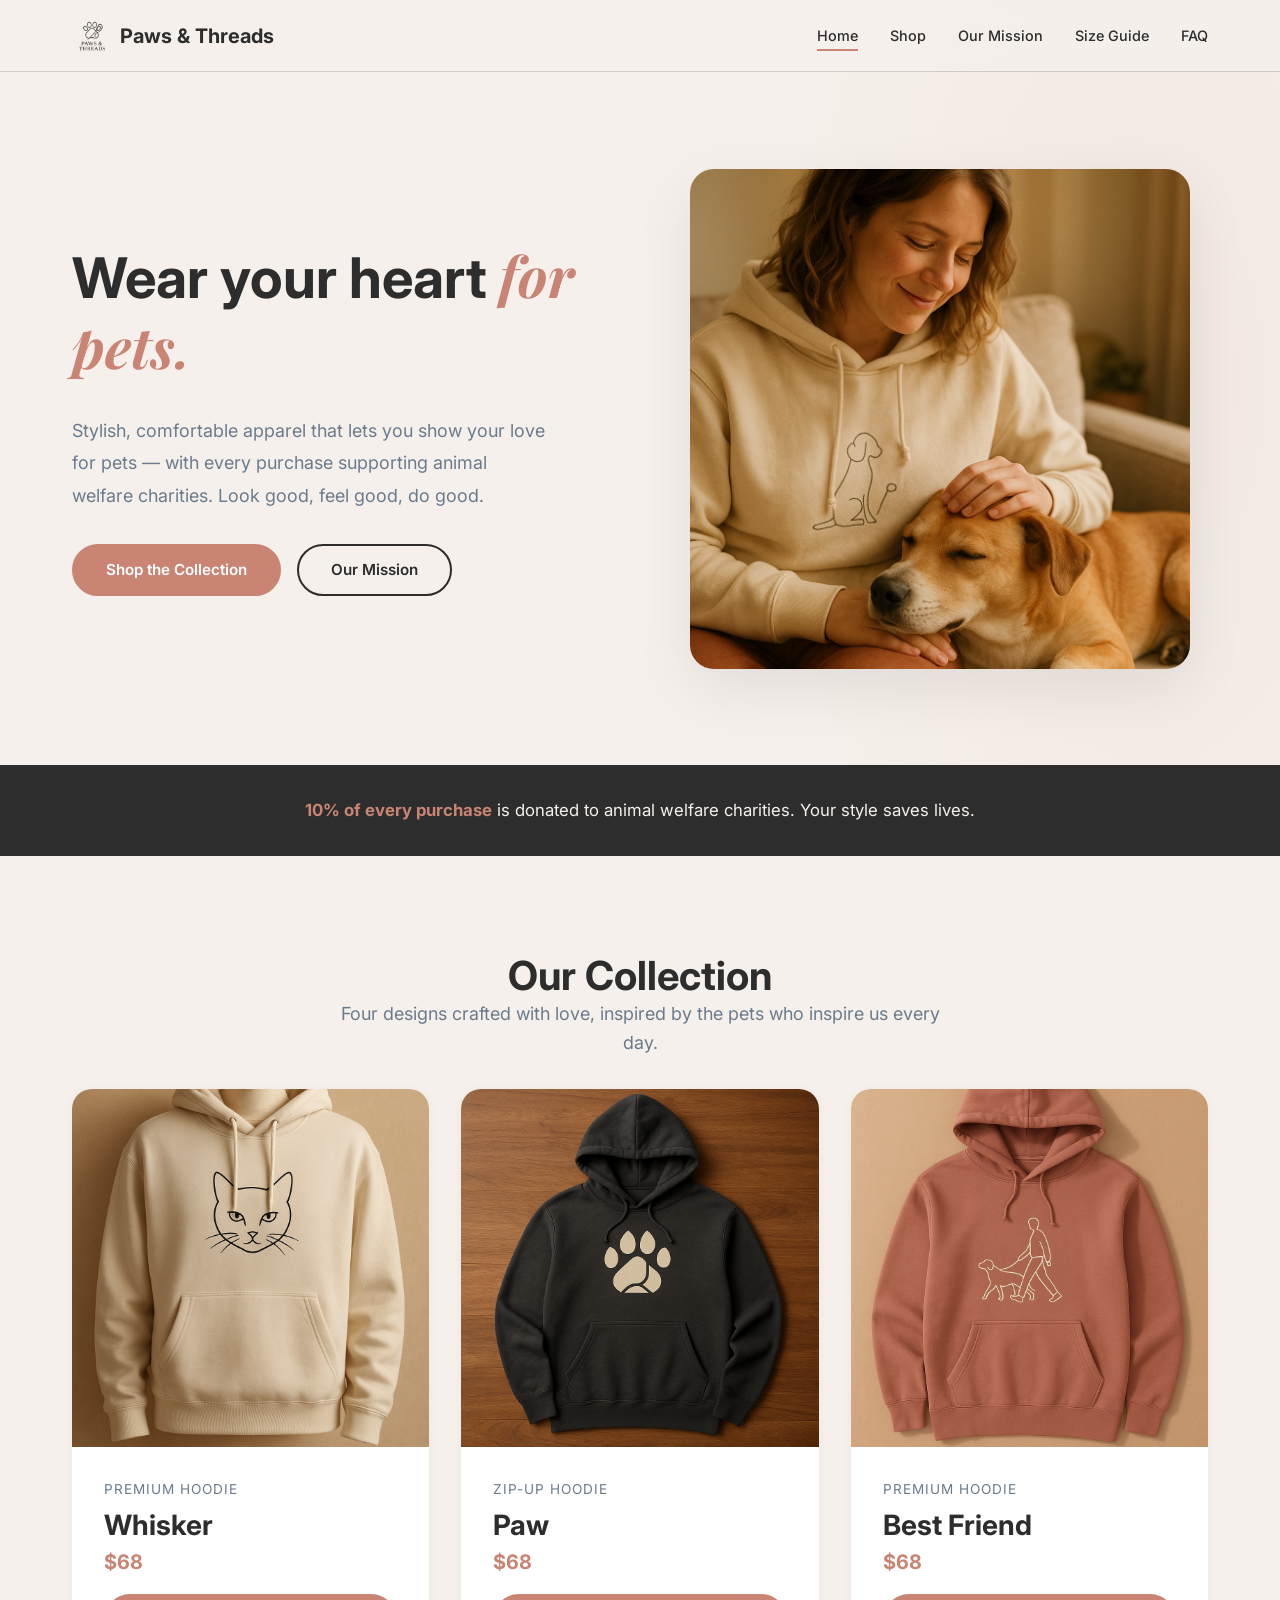
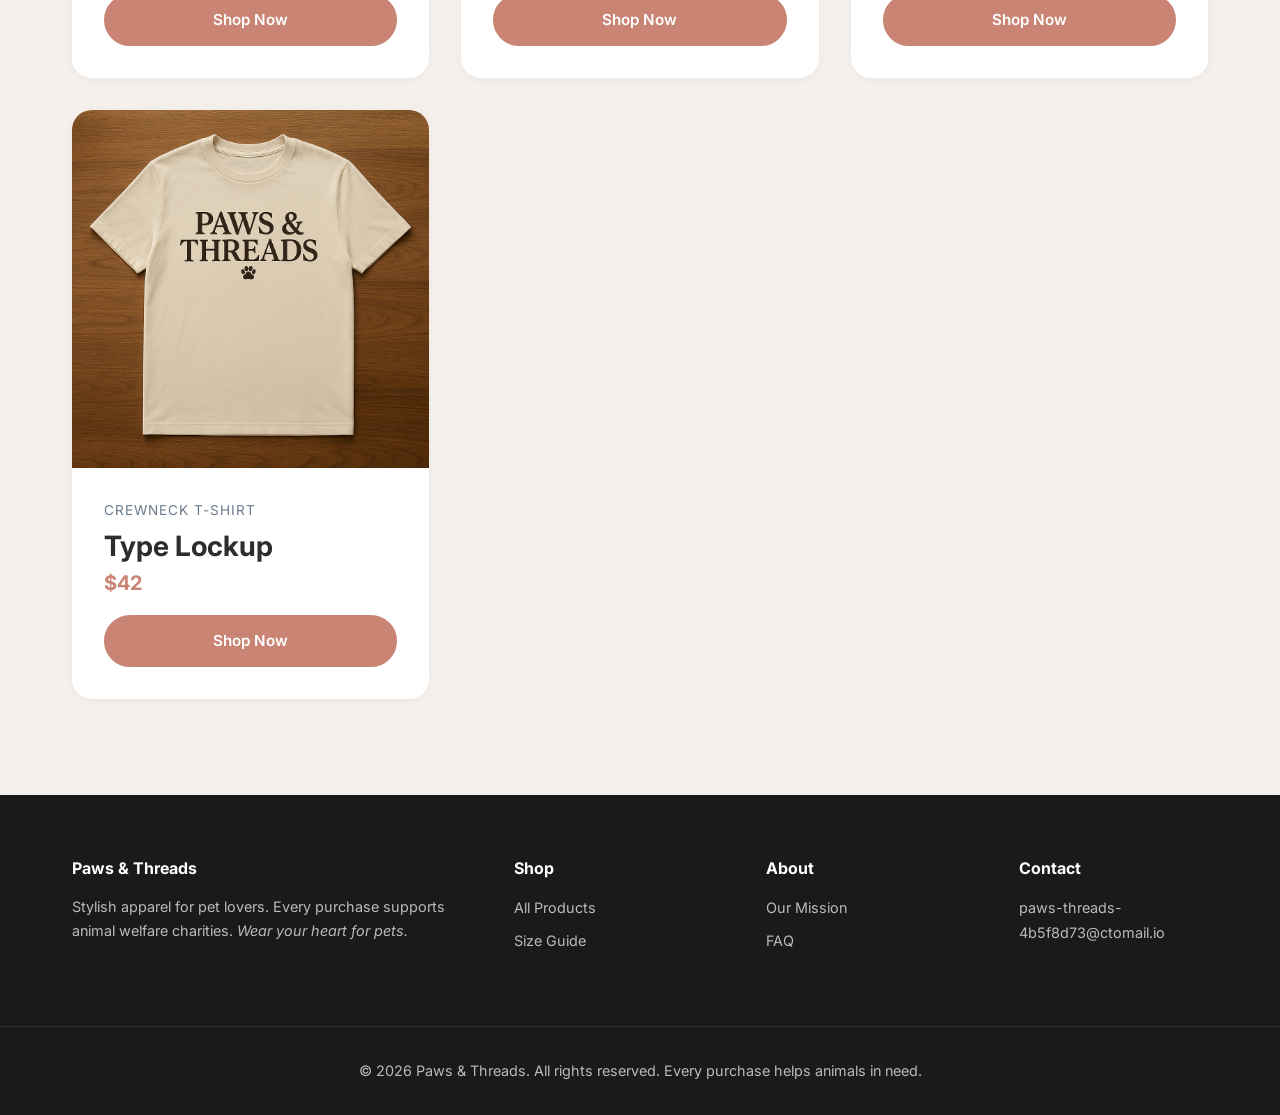
<file: index.html>
<!DOCTYPE html>
<html lang="en">
<head>
<meta charset="UTF-8">
<meta name="viewport" content="width=device-width, initial-scale=1.0">
<title>Paws & Threads — Wear Your Heart for Pets</title>
<link rel="preconnect" href="https://fonts.googleapis.com">
<link rel="preconnect" href="https://fonts.gstatic.com" crossorigin>
<link href="https://fonts.googleapis.com/css2?family=Inter:wght@400;500;600;700&family=Playfair+Display:ital@0;1&display=swap" rel="stylesheet">
<link rel="stylesheet" href="style.css">
<link rel="icon" type="image/png" href="images/logo.png">
</head>
<body>

<header>
  <div class="container">
    <a href="index.html" class="logo">
      <img src="images/logo.png" alt="Paws & Threads">
      <span>Paws & Threads</span>
    </a>
    <nav>
      <a href="index.html" class="active">Home</a>
      <a href="products.html">Shop</a>
      <a href="about.html">Our Mission</a>
      <a href="size-guide.html">Size Guide</a>
      <a href="faq.html">FAQ</a>
    </nav>
    <button class="mobile-menu-btn" onclick="document.querySelector('nav').classList.toggle('open')">
      <span></span><span></span><span></span>
    </button>
  </div>
</header>

<section class="hero">
  <div class="container">
    <div class="hero-content">
      <h1>Wear your heart <span class="accent-text">for pets.</span></h1>
      <p>Stylish, comfortable apparel that lets you show your love for pets — with every purchase supporting animal welfare charities. Look good, feel good, do good.</p>
      <div class="hero-actions">
        <a href="products.html" class="btn btn-primary">Shop the Collection</a>
        <a href="about.html" class="btn btn-secondary">Our Mission</a>
      </div>
    </div>
    <div class="hero-image">
      <img src="images/hero-banner.png" alt="Paws & Threads lifestyle">
    </div>
  </div>
</section>

<section class="charity-banner">
  <div class="container">
    <p><strong>10% of every purchase</strong> is donated to animal welfare charities. Your style saves lives.</p>
  </div>
</section>

<section class="products" id="featured">
  <div class="container">
    <div class="section-title">
      <h2>Our Collection</h2>
      <p>Four designs crafted with love, inspired by the pets who inspire us every day.</p>
    </div>
    <div class="product-grid">
      <div class="product-card">
        <div class="product-card-image"><img src="images/hoodie-whisker.png" alt="Whisker Hoodie"></div>
        <div class="product-card-body">
          <p class="product-type">Premium Hoodie</p>
          <h3>Whisker</h3>
          <p class="price">$68</p>
          <a href="product-whisker.html" class="btn btn-primary">Shop Now</a>
        </div>
      </div>
      <div class="product-card">
        <div class="product-card-image"><img src="images/hoodie-paw.png" alt="Paw Hoodie"></div>
        <div class="product-card-body">
          <p class="product-type">Zip-Up Hoodie</p>
          <h3>Paw</h3>
          <p class="price">$68</p>
          <a href="product-paw.html" class="btn btn-primary">Shop Now</a>
        </div>
      </div>
      <div class="product-card">
        <div class="product-card-image"><img src="images/hoodie-best-friend.png" alt="Best Friend Hoodie"></div>
        <div class="product-card-body">
          <p class="product-type">Premium Hoodie</p>
          <h3>Best Friend</h3>
          <p class="price">$68</p>
          <a href="product-best-friend.html" class="btn btn-primary">Shop Now</a>
        </div>
      </div>
      <div class="product-card">
        <div class="product-card-image"><img src="images/tshirt-type-lockup.png" alt="Type Lockup Tee"></div>
        <div class="product-card-body">
          <p class="product-type">Crewneck T-Shirt</p>
          <h3>Type Lockup</h3>
          <p class="price">$42</p>
          <a href="product-type-lockup.html" class="btn btn-primary">Shop Now</a>
        </div>
      </div>
    </div>
  </div>
</section>

<footer>
  <div class="container">
    <div><h4>Paws & Threads</h4><p>Stylish apparel for pet lovers. Every purchase supports animal welfare charities. <em>Wear your heart for pets.</em></p></div>
    <div><h4>Shop</h4><ul class="footer-links"><li><a href="products.html">All Products</a></li><li><a href="size-guide.html">Size Guide</a></li></ul></div>
    <div><h4>About</h4><ul class="footer-links"><li><a href="about.html">Our Mission</a></li><li><a href="faq.html">FAQ</a></li></ul></div>
    <div><h4>Contact</h4><ul class="footer-links"><li><a href="mailto:paws-threads-4b5f8d73@ctomail.io">paws-threads-4b5f8d73@ctomail.io</a></li></ul></div>
  </div>
  <div class="footer-bottom"><div class="container"><p>&copy; 2026 Paws & Threads. All rights reserved. Every purchase helps animals in need.</p></div></div>
</footer>

</body>
</html>
</file>
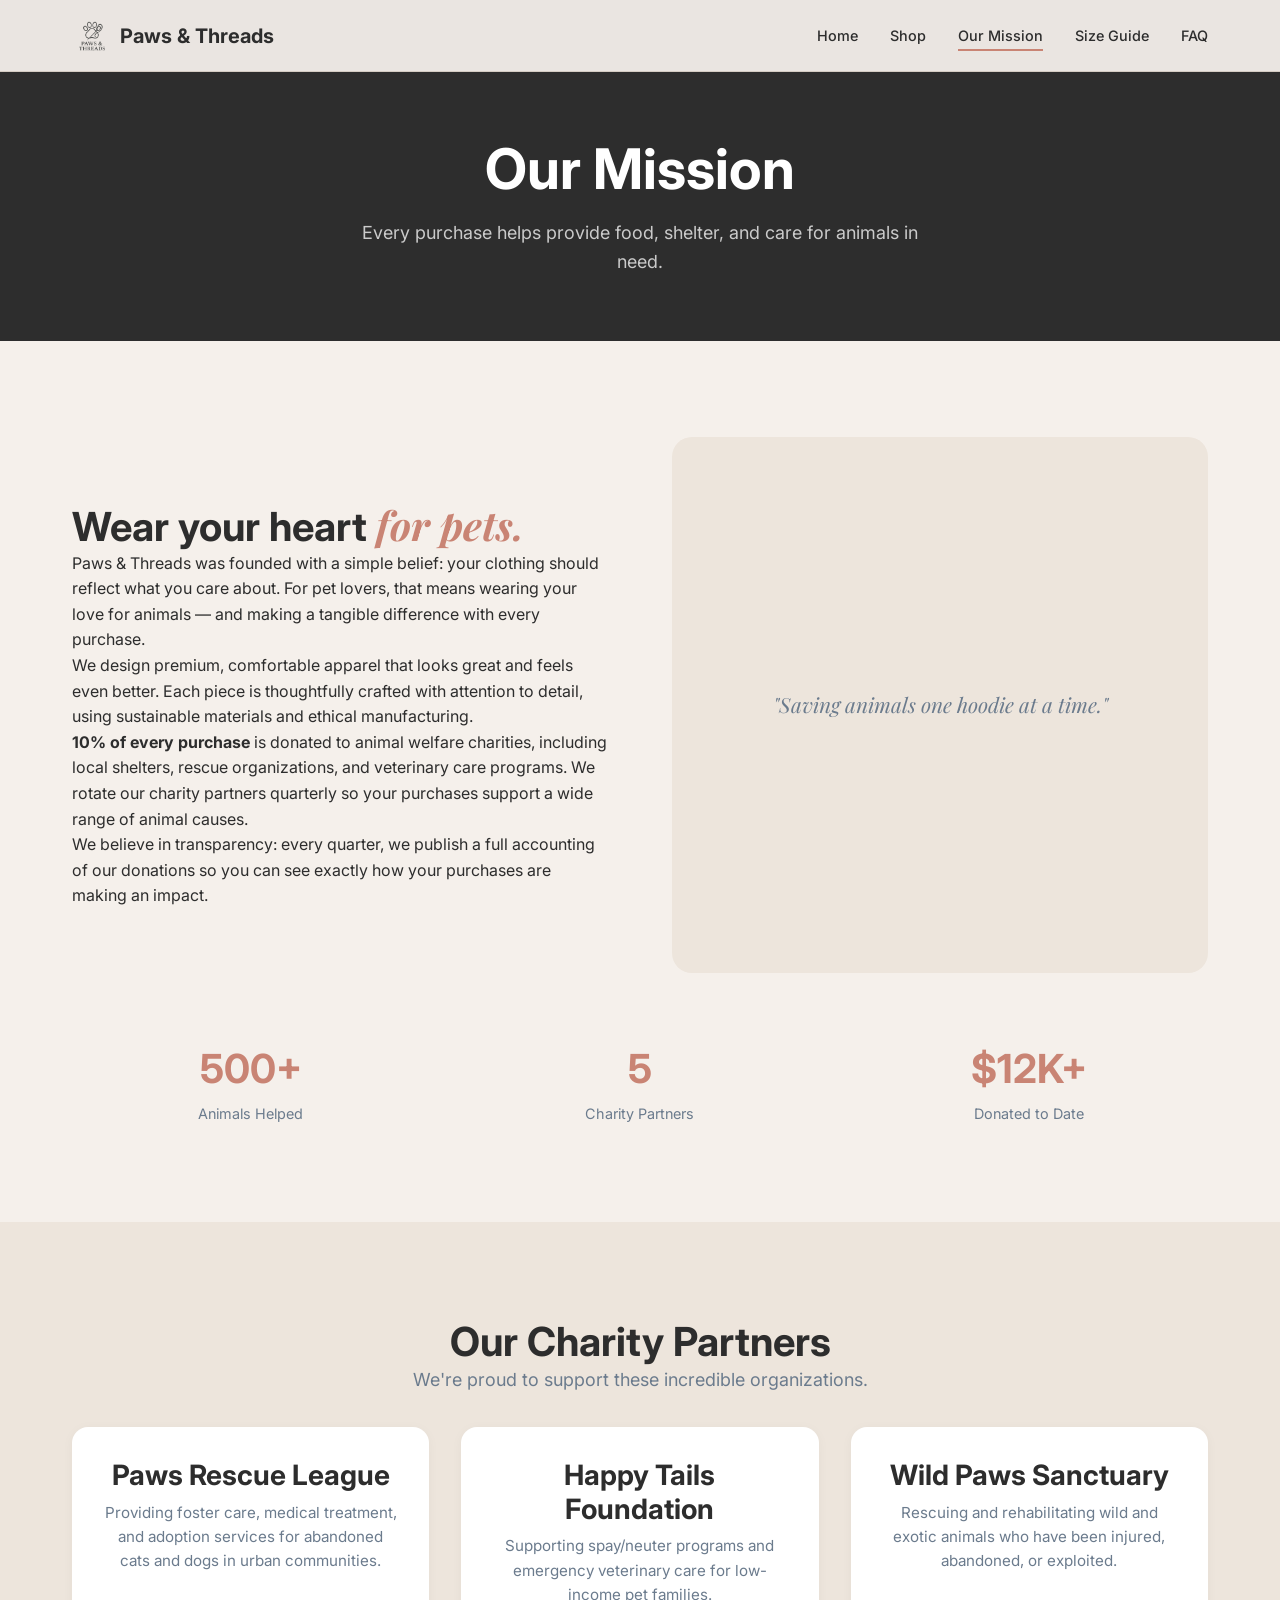
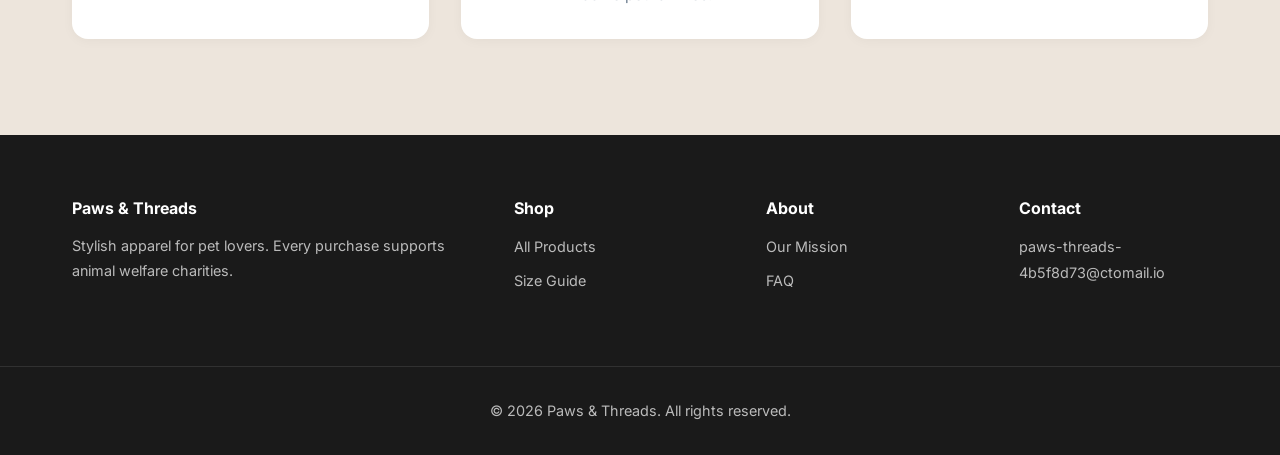
<file: about.html>
<!DOCTYPE html>
<html lang="en">
<head>
<meta charset="UTF-8">
<meta name="viewport" content="width=device-width, initial-scale=1.0">
<title>Our Mission — Paws & Threads</title>
<link rel="preconnect" href="https://fonts.googleapis.com">
<link rel="preconnect" href="https://fonts.gstatic.com" crossorigin>
<link href="https://fonts.googleapis.com/css2?family=Inter:wght@400;500;600;700&family=Playfair+Display:ital@0;1&display=swap" rel="stylesheet">
<link rel="stylesheet" href="style.css">
<link rel="icon" type="image/png" href="images/logo.png">
</head>
<body>
<header>
  <div class="container">
    <a href="index.html" class="logo"><img src="images/logo.png" alt="Paws & Threads"><span>Paws & Threads</span></a>
    <nav>
      <a href="index.html">Home</a>
      <a href="products.html">Shop</a>
      <a href="about.html" class="active">Our Mission</a>
      <a href="size-guide.html">Size Guide</a>
      <a href="faq.html">FAQ</a>
    </nav>
    <button class="mobile-menu-btn" onclick="document.querySelector('nav').classList.toggle('open')"><span></span><span></span><span></span></button>
  </div>
</header>

<section class="about-hero">
  <div class="container">
    <h1>Our Mission</h1>
    <p>Every purchase helps provide food, shelter, and care for animals in need.</p>
  </div>
</section>

<section class="about-content">
  <div class="container">
    <div class="about-grid">
      <div>
        <h2>Wear your heart <span class="accent-text">for pets.</span></h2>
        <p>Paws & Threads was founded with a simple belief: your clothing should reflect what you care about. For pet lovers, that means wearing your love for animals — and making a tangible difference with every purchase.</p>
        <p>We design premium, comfortable apparel that looks great and feels even better. Each piece is thoughtfully crafted with attention to detail, using sustainable materials and ethical manufacturing.</p>
        <p><strong>10% of every purchase</strong> is donated to animal welfare charities, including local shelters, rescue organizations, and veterinary care programs. We rotate our charity partners quarterly so your purchases support a wide range of animal causes.</p>
        <p>We believe in transparency: every quarter, we publish a full accounting of our donations so you can see exactly how your purchases are making an impact.</p>
      </div>
      <div style="background:var(--light-sand);border-radius:20px;aspect-ratio:1;display:flex;align-items:center;justify-content:center;color:var(--slate-blue);font-family:var(--font-secondary);font-style:italic;font-size:1.3rem;padding:2rem;text-align:center">
        "Saving animals one hoodie at a time."
      </div>
    </div>

    <div class="about-stats">
      <div>
        <span class="stat-number">500+</span>
        <span class="stat-label">Animals Helped</span>
      </div>
      <div>
        <span class="stat-number">5</span>
        <span class="stat-label">Charity Partners</span>
      </div>
      <div>
        <span class="stat-number">$12K+</span>
        <span class="stat-label">Donated to Date</span>
      </div>
    </div>
  </div>
</section>

<section class="charity-section">
  <div class="container">
    <div class="section-title">
      <h2>Our Charity Partners</h2>
      <p>We're proud to support these incredible organizations.</p>
    </div>
    <div class="charity-grid">
      <div class="charity-card">
        <h3>Paws Rescue League</h3>
        <p>Providing foster care, medical treatment, and adoption services for abandoned cats and dogs in urban communities.</p>
      </div>
      <div class="charity-card">
        <h3>Happy Tails Foundation</h3>
        <p>Supporting spay/neuter programs and emergency veterinary care for low-income pet families.</p>
      </div>
      <div class="charity-card">
        <h3>Wild Paws Sanctuary</h3>
        <p>Rescuing and rehabilitating wild and exotic animals who have been injured, abandoned, or exploited.</p>
      </div>
    </div>
  </div>
</section>

<footer>
  <div class="container">
    <div><h4>Paws & Threads</h4><p>Stylish apparel for pet lovers. Every purchase supports animal welfare charities.</p></div>
    <div><h4>Shop</h4><ul class="footer-links"><li><a href="products.html">All Products</a></li><li><a href="size-guide.html">Size Guide</a></li></ul></div>
    <div><h4>About</h4><ul class="footer-links"><li><a href="about.html">Our Mission</a></li><li><a href="faq.html">FAQ</a></li></ul></div>
    <div><h4>Contact</h4><ul class="footer-links"><li><a href="mailto:paws-threads-4b5f8d73@ctomail.io">paws-threads-4b5f8d73@ctomail.io</a></li></ul></div>
  </div>
  <div class="footer-bottom"><div class="container"><p>&copy; 2026 Paws & Threads. All rights reserved.</p></div></div>
</footer>
</body>
</html>
</file>
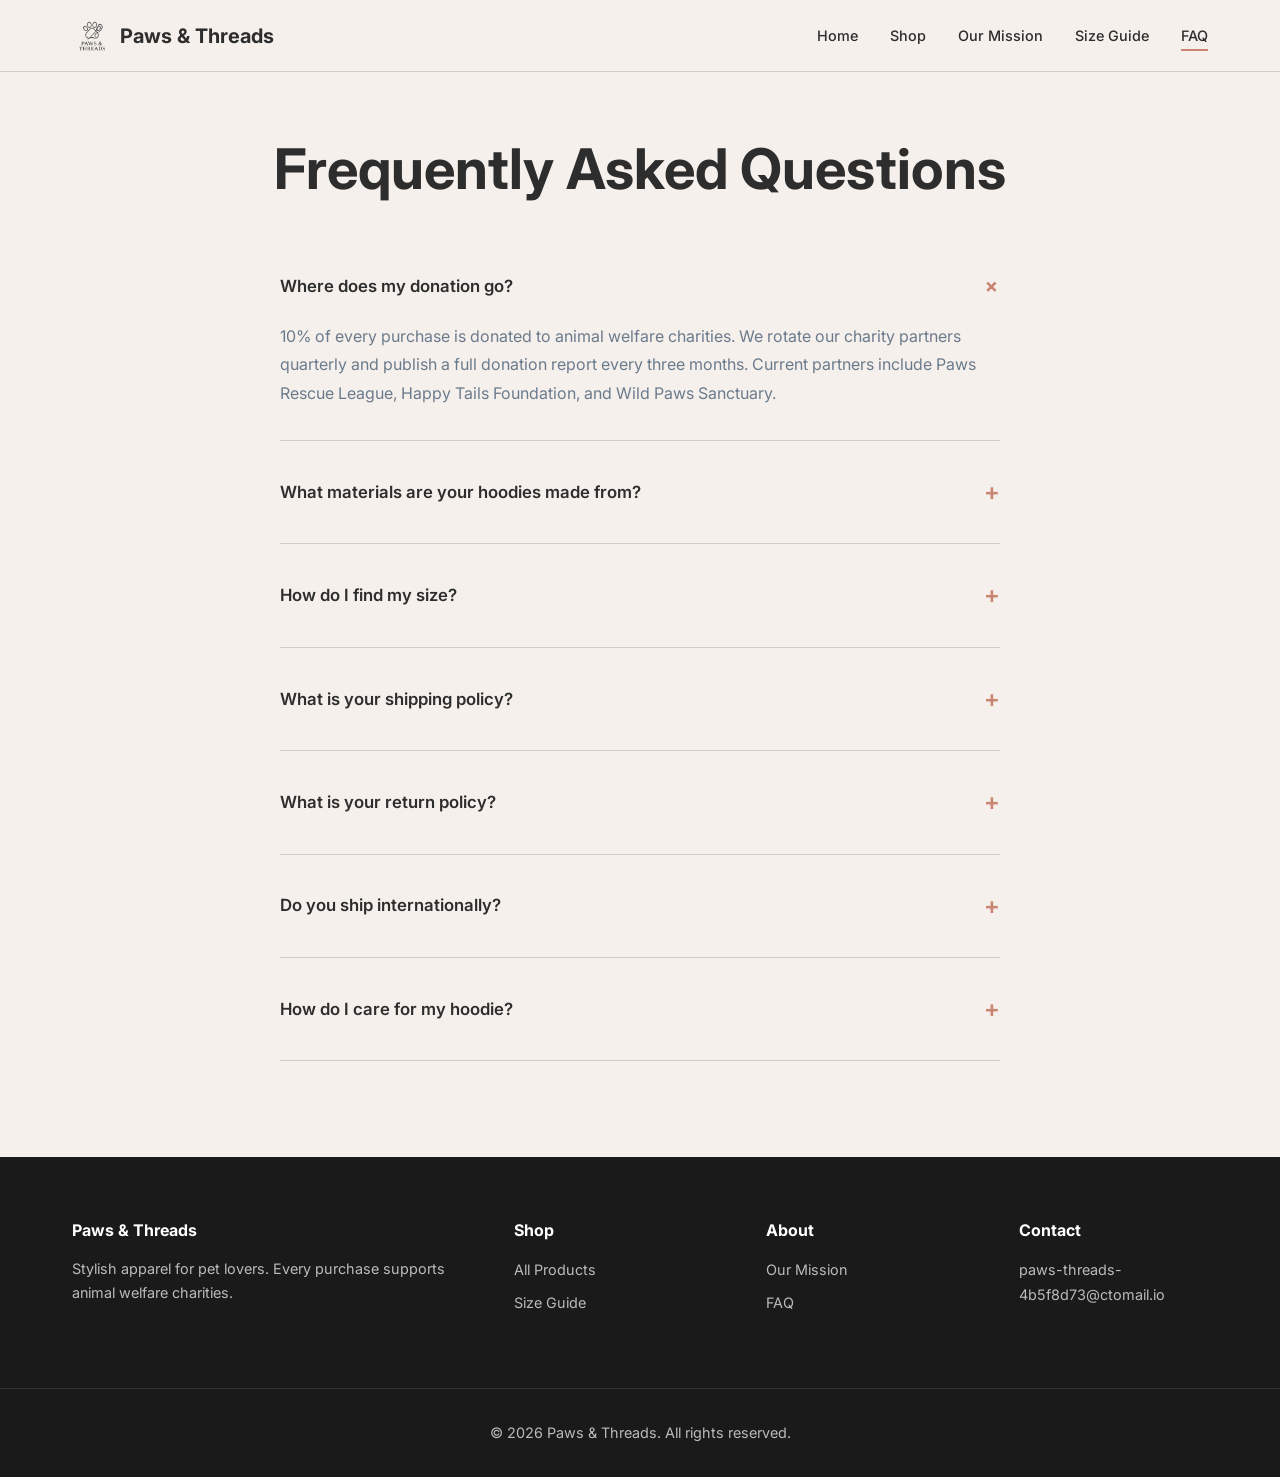
<file: faq.html>
<!DOCTYPE html>
<html lang="en">
<head>
<meta charset="UTF-8">
<meta name="viewport" content="width=device-width, initial-scale=1.0">
<title>FAQ — Paws & Threads</title>
<link rel="preconnect" href="https://fonts.googleapis.com">
<link rel="preconnect" href="https://fonts.gstatic.com" crossorigin>
<link href="https://fonts.googleapis.com/css2?family=Inter:wght@400;500;600;700&family=Playfair+Display:ital@0;1&display=swap" rel="stylesheet">
<link rel="stylesheet" href="style.css">
<link rel="icon" type="image/png" href="images/logo.png">
</head>
<body>
<header>
  <div class="container">
    <a href="index.html" class="logo"><img src="images/logo.png" alt="Paws & Threads"><span>Paws & Threads</span></a>
    <nav>
      <a href="index.html">Home</a>
      <a href="products.html">Shop</a>
      <a href="about.html">Our Mission</a>
      <a href="size-guide.html">Size Guide</a>
      <a href="faq.html" class="active">FAQ</a>
    </nav>
    <button class="mobile-menu-btn" onclick="document.querySelector('nav').classList.toggle('open')"><span></span><span></span><span></span></button>
  </div>
</header>

<section class="faq-section">
  <div class="container">
    <h1>Frequently Asked Questions</h1>
    <div class="faq-list">
      <div class="faq-item open">
        <div class="faq-question" onclick="this.parentElement.classList.toggle('open')">
          Where does my donation go?
          <span class="faq-toggle">+</span>
        </div>
        <div class="faq-answer">10% of every purchase is donated to animal welfare charities. We rotate our charity partners quarterly and publish a full donation report every three months. Current partners include Paws Rescue League, Happy Tails Foundation, and Wild Paws Sanctuary.</div>
      </div>
      <div class="faq-item">
        <div class="faq-question" onclick="this.parentElement.classList.toggle('open')">
          What materials are your hoodies made from?
          <span class="faq-toggle">+</span>
        </div>
        <div class="faq-answer">Our premium hoodies are made from 100% organic cotton with a brushed fleece interior for extra warmth and softness. We use GOTS-certified organic cotton and low-impact dyes. All manufacturing is ethically certified.</div>
      </div>
      <div class="faq-item">
        <div class="faq-question" onclick="this.parentElement.classList.toggle('open')">
          How do I find my size?
          <span class="faq-toggle">+</span>
        </div>
        <div class="faq-answer">Check our <a href="size-guide.html">Size Guide</a> for detailed measurements. Our hoodies have a relaxed fit — if you're between sizes or prefer a snug fit, we recommend sizing down. If you need personalized help, email us!</div>
      </div>
      <div class="faq-item">
        <div class="faq-question" onclick="this.parentElement.classList.toggle('open')">
          What is your shipping policy?
          <span class="faq-toggle">+</span>
        </div>
        <div class="faq-answer">We offer free shipping on all orders over $100. Standard shipping takes 5-7 business days. Express shipping (2-3 business days) is available for an additional $12. We ship to all 50 US states and Canada.</div>
      </div>
      <div class="faq-item">
        <div class="faq-question" onclick="this.parentElement.classList.toggle('open')">
          What is your return policy?
          <span class="faq-toggle">+</span>
        </div>
        <div class="faq-answer">We offer free returns within 30 days of delivery. Items must be unworn with tags attached. Start a return by emailing us at paws-threads-4b5f8d73@ctomail.io — we'll send you a prepaid return label.</div>
      </div>
      <div class="faq-item">
        <div class="faq-question" onclick="this.parentElement.classList.toggle('open')">
          Do you ship internationally?
          <span class="faq-toggle">+</span>
        </div>
        <div class="faq-answer">We currently ship to the United States and Canada. International shipping to select countries is coming soon. Sign up for our newsletter to be notified when we expand.</div>
      </div>
      <div class="faq-item">
        <div class="faq-question" onclick="this.parentElement.classList.toggle('open')">
          How do I care for my hoodie?
          <span class="faq-toggle">+</span>
        </div>
        <div class="faq-answer">Machine wash cold with like colors, gentle cycle. Tumble dry low. Do not bleach. Iron on low heat if needed. Our fabric is pre-shrunk for minimal shrinkage.</div>
      </div>
    </div>
  </div>
</section>

<footer>
  <div class="container">
    <div><h4>Paws & Threads</h4><p>Stylish apparel for pet lovers. Every purchase supports animal welfare charities.</p></div>
    <div><h4>Shop</h4><ul class="footer-links"><li><a href="products.html">All Products</a></li><li><a href="size-guide.html">Size Guide</a></li></ul></div>
    <div><h4>About</h4><ul class="footer-links"><li><a href="about.html">Our Mission</a></li><li><a href="faq.html">FAQ</a></li></ul></div>
    <div><h4>Contact</h4><ul class="footer-links"><li><a href="mailto:paws-threads-4b5f8d73@ctomail.io">paws-threads-4b5f8d73@ctomail.io</a></li></ul></div>
  </div>
  <div class="footer-bottom"><div class="container"><p>&copy; 2026 Paws & Threads. All rights reserved.</p></div></div>
</footer>
</body>
</html>
</file>
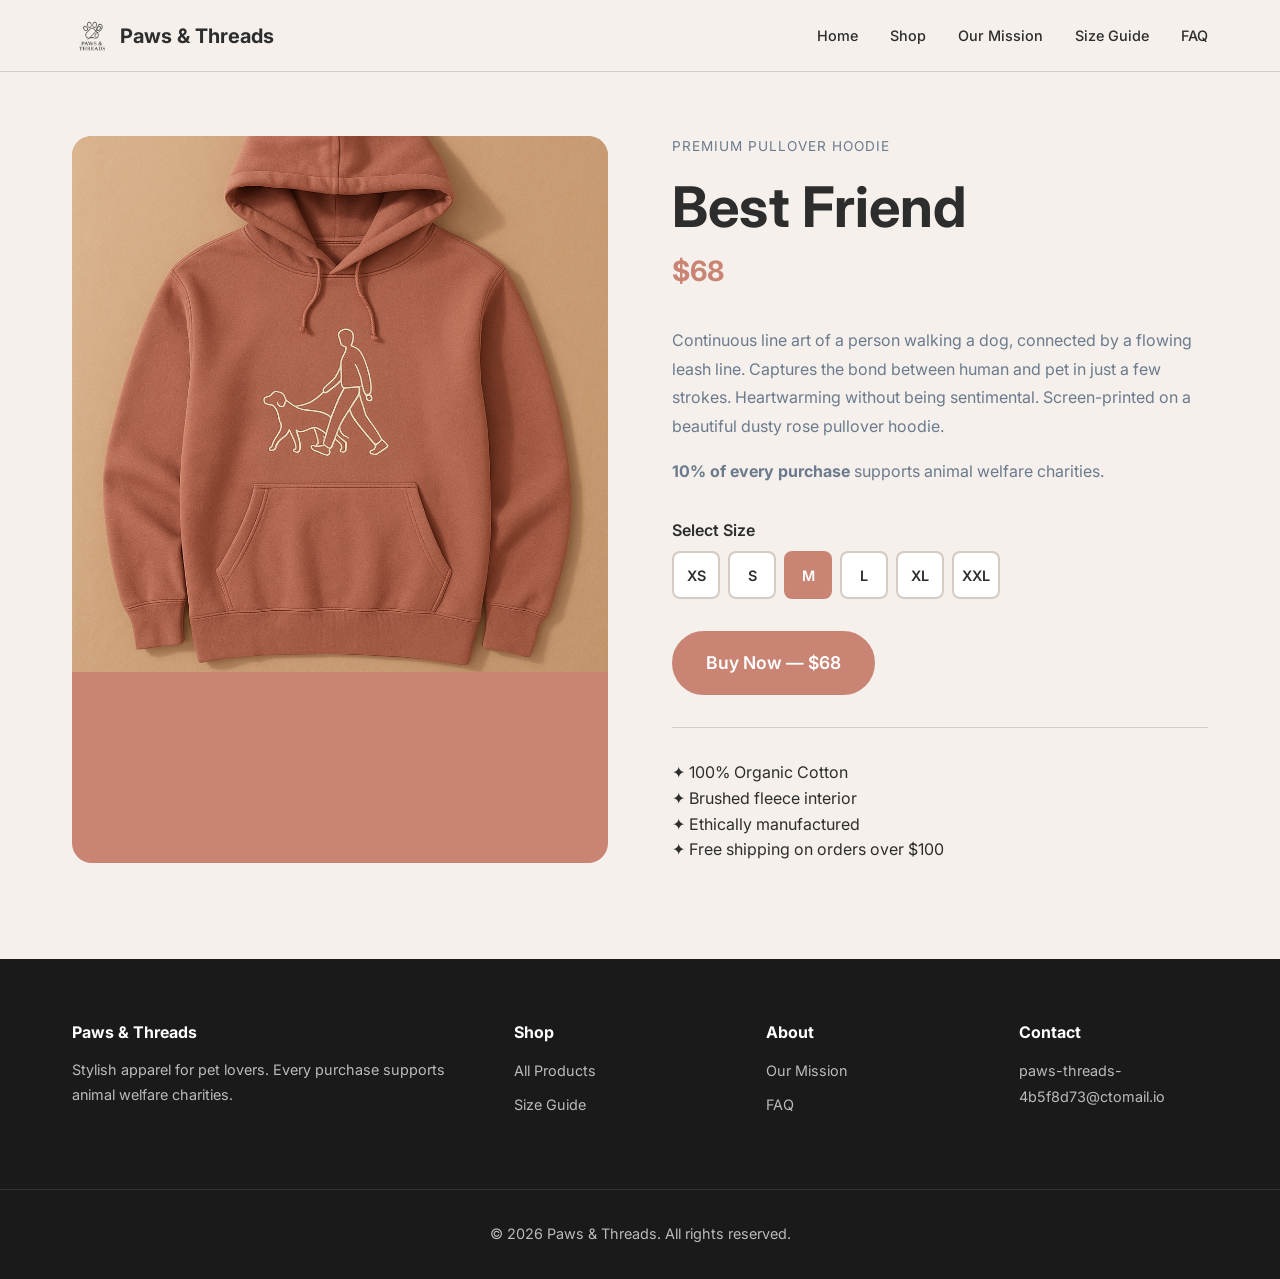
<file: product-best-friend.html>
<!DOCTYPE html>
<html lang="en">
<head><meta charset="UTF-8"><meta name="viewport" content="width=device-width,initial-scale=1.0"><title>Best Friend Hoodie — Paws & Threads</title>
<link rel="preconnect" href="https://fonts.googleapis.com"><link rel="preconnect" href="https://fonts.gstatic.com" crossorigin>
<link href="https://fonts.googleapis.com/css2?family=Inter:wght@400;500;600;700&family=Playfair+Display:ital@0;1&display=swap" rel="stylesheet">
<link rel="stylesheet" href="style.css"><link rel="icon" type="image/png" href="images/logo.png">
<style>.product-detail-image{background:#C98474}</style></head>
<body>
<header><div class="container">
<a href="index.html" class="logo"><img src="images/logo.png" alt="Paws & Threads"><span>Paws & Threads</span></a>
<nav><a href="index.html">Home</a><a href="products.html">Shop</a><a href="about.html">Our Mission</a><a href="size-guide.html">Size Guide</a><a href="faq.html">FAQ</a></nav>
<button class="mobile-menu-btn" onclick="document.querySelector('nav').classList.toggle('open')"><span></span><span></span><span></span></button>
</div></header>
<section class="product-detail"><div class="container"><div class="product-detail-layout">
<div class="product-detail-image"><img src="images/hoodie-best-friend.png" alt="Best Friend Hoodie"></div>
<div class="product-detail-info">
<p class="product-type">Premium Pullover Hoodie</p><h1>Best Friend</h1><p class="price">$68</p>
<div class="product-description"><p>Continuous line art of a person walking a dog, connected by a flowing leash line. Captures the bond between human and pet in just a few strokes. Heartwarming without being sentimental. Screen-printed on a beautiful dusty rose pullover hoodie.</p><p style="margin-top:1rem"><strong>10% of every purchase</strong> supports animal welfare charities.</p></div>
<div class="size-selector"><label>Select Size</label>
<div class="size-options">
<div class="size-option" onclick="document.querySelectorAll('.size-option').forEach(s=>s.classList.remove('selected'));this.classList.add('selected')">XS</div>
<div class="size-option" onclick="document.querySelectorAll('.size-option').forEach(s=>s.classList.remove('selected'));this.classList.add('selected')">S</div>
<div class="size-option selected" onclick="document.querySelectorAll('.size-option').forEach(s=>s.classList.remove('selected'));this.classList.add('selected')">M</div>
<div class="size-option" onclick="document.querySelectorAll('.size-option').forEach(s=>s.classList.remove('selected'));this.classList.add('selected')">L</div>
<div class="size-option" onclick="document.querySelectorAll('.size-option').forEach(s=>s.classList.remove('selected'));this.classList.add('selected')">XL</div>
<div class="size-option" onclick="document.querySelectorAll('.size-option').forEach(s=>s.classList.remove('selected'));this.classList.add('selected')">XXL</div>
</div></div>
<a href="https://buy.stripe.com/bJecN7fBEc67d8ld6733W02" class="btn btn-primary" style="font-size:1.1rem;padding:1rem 2rem">Buy Now — $68</a>
<div class="product-meta"><p>✦ 100% Organic Cotton</p><p>✦ Brushed fleece interior</p><p>✦ Ethically manufactured</p><p>✦ Free shipping on orders over $100</p></div>
</div></div></div></section>
<footer><div class="container">
<div><h4>Paws & Threads</h4><p>Stylish apparel for pet lovers. Every purchase supports animal welfare charities.</p></div>
<div><h4>Shop</h4><ul class="footer-links"><li><a href="products.html">All Products</a></li><li><a href="size-guide.html">Size Guide</a></li></ul></div>
<div><h4>About</h4><ul class="footer-links"><li><a href="about.html">Our Mission</a></li><li><a href="faq.html">FAQ</a></li></ul></div>
<div><h4>Contact</h4><ul class="footer-links"><li><a href="mailto:paws-threads-4b5f8d73@ctomail.io">paws-threads-4b5f8d73@ctomail.io</a></li></ul></div>
</div><div class="footer-bottom"><div class="container"><p>&copy; 2026 Paws & Threads. All rights reserved.</p></div></div></footer>
</body>
</html>
</file>
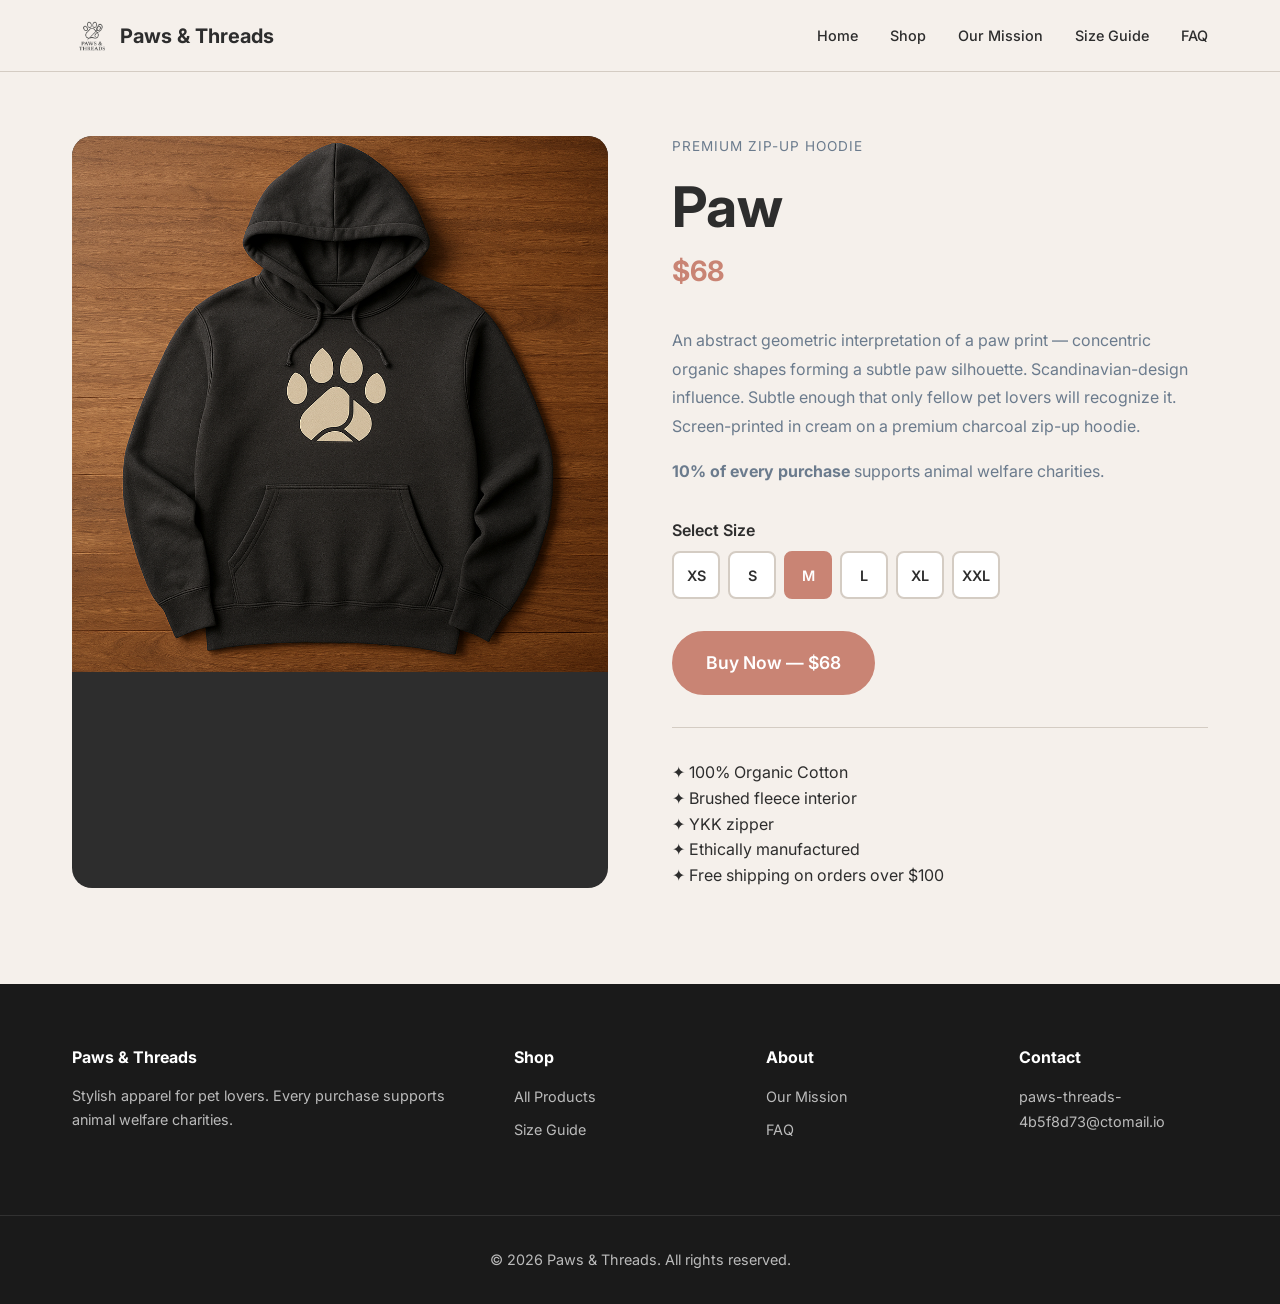
<file: product-paw.html>
<!DOCTYPE html>
<html lang="en">
<head><meta charset="UTF-8"><meta name="viewport" content="width=device-width,initial-scale=1.0"><title>Paw Hoodie — Paws & Threads</title>
<link rel="preconnect" href="https://fonts.googleapis.com"><link rel="preconnect" href="https://fonts.gstatic.com" crossorigin>
<link href="https://fonts.googleapis.com/css2?family=Inter:wght@400;500;600;700&family=Playfair+Display:ital@0;1&display=swap" rel="stylesheet">
<link rel="stylesheet" href="style.css"><link rel="icon" type="image/png" href="images/logo.png">
<style>.product-detail-image{background:#2D2D2D}</style></head>
<body>
<header><div class="container">
<a href="index.html" class="logo"><img src="images/logo.png" alt="Paws & Threads"><span>Paws & Threads</span></a>
<nav><a href="index.html">Home</a><a href="products.html">Shop</a><a href="about.html">Our Mission</a><a href="size-guide.html">Size Guide</a><a href="faq.html">FAQ</a></nav>
<button class="mobile-menu-btn" onclick="document.querySelector('nav').classList.toggle('open')"><span></span><span></span><span></span></button>
</div></header>
<section class="product-detail"><div class="container"><div class="product-detail-layout">
<div class="product-detail-image"><img src="images/hoodie-paw.png" alt="Paw Hoodie"></div>
<div class="product-detail-info">
<p class="product-type">Premium Zip-Up Hoodie</p><h1>Paw</h1><p class="price">$68</p>
<div class="product-description"><p>An abstract geometric interpretation of a paw print — concentric organic shapes forming a subtle paw silhouette. Scandinavian-design influence. Subtle enough that only fellow pet lovers will recognize it. Screen-printed in cream on a premium charcoal zip-up hoodie.</p><p style="margin-top:1rem"><strong>10% of every purchase</strong> supports animal welfare charities.</p></div>
<div class="size-selector"><label>Select Size</label>
<div class="size-options">
<div class="size-option" onclick="document.querySelectorAll('.size-option').forEach(s=>s.classList.remove('selected'));this.classList.add('selected')">XS</div>
<div class="size-option" onclick="document.querySelectorAll('.size-option').forEach(s=>s.classList.remove('selected'));this.classList.add('selected')">S</div>
<div class="size-option selected" onclick="document.querySelectorAll('.size-option').forEach(s=>s.classList.remove('selected'));this.classList.add('selected')">M</div>
<div class="size-option" onclick="document.querySelectorAll('.size-option').forEach(s=>s.classList.remove('selected'));this.classList.add('selected')">L</div>
<div class="size-option" onclick="document.querySelectorAll('.size-option').forEach(s=>s.classList.remove('selected'));this.classList.add('selected')">XL</div>
<div class="size-option" onclick="document.querySelectorAll('.size-option').forEach(s=>s.classList.remove('selected'));this.classList.add('selected')">XXL</div>
</div></div>
<a href="https://buy.stripe.com/3cI6oJfBEb23b0d6HJ33W01" class="btn btn-primary" style="font-size:1.1rem;padding:1rem 2rem">Buy Now — $68</a>
<div class="product-meta"><p>✦ 100% Organic Cotton</p><p>✦ Brushed fleece interior</p><p>✦ YKK zipper</p><p>✦ Ethically manufactured</p><p>✦ Free shipping on orders over $100</p></div>
</div></div></div></section>
<footer><div class="container">
<div><h4>Paws & Threads</h4><p>Stylish apparel for pet lovers. Every purchase supports animal welfare charities.</p></div>
<div><h4>Shop</h4><ul class="footer-links"><li><a href="products.html">All Products</a></li><li><a href="size-guide.html">Size Guide</a></li></ul></div>
<div><h4>About</h4><ul class="footer-links"><li><a href="about.html">Our Mission</a></li><li><a href="faq.html">FAQ</a></li></ul></div>
<div><h4>Contact</h4><ul class="footer-links"><li><a href="mailto:paws-threads-4b5f8d73@ctomail.io">paws-threads-4b5f8d73@ctomail.io</a></li></ul></div>
</div><div class="footer-bottom"><div class="container"><p>&copy; 2026 Paws & Threads. All rights reserved.</p></div></div></footer>
</body>
</html>
</file>
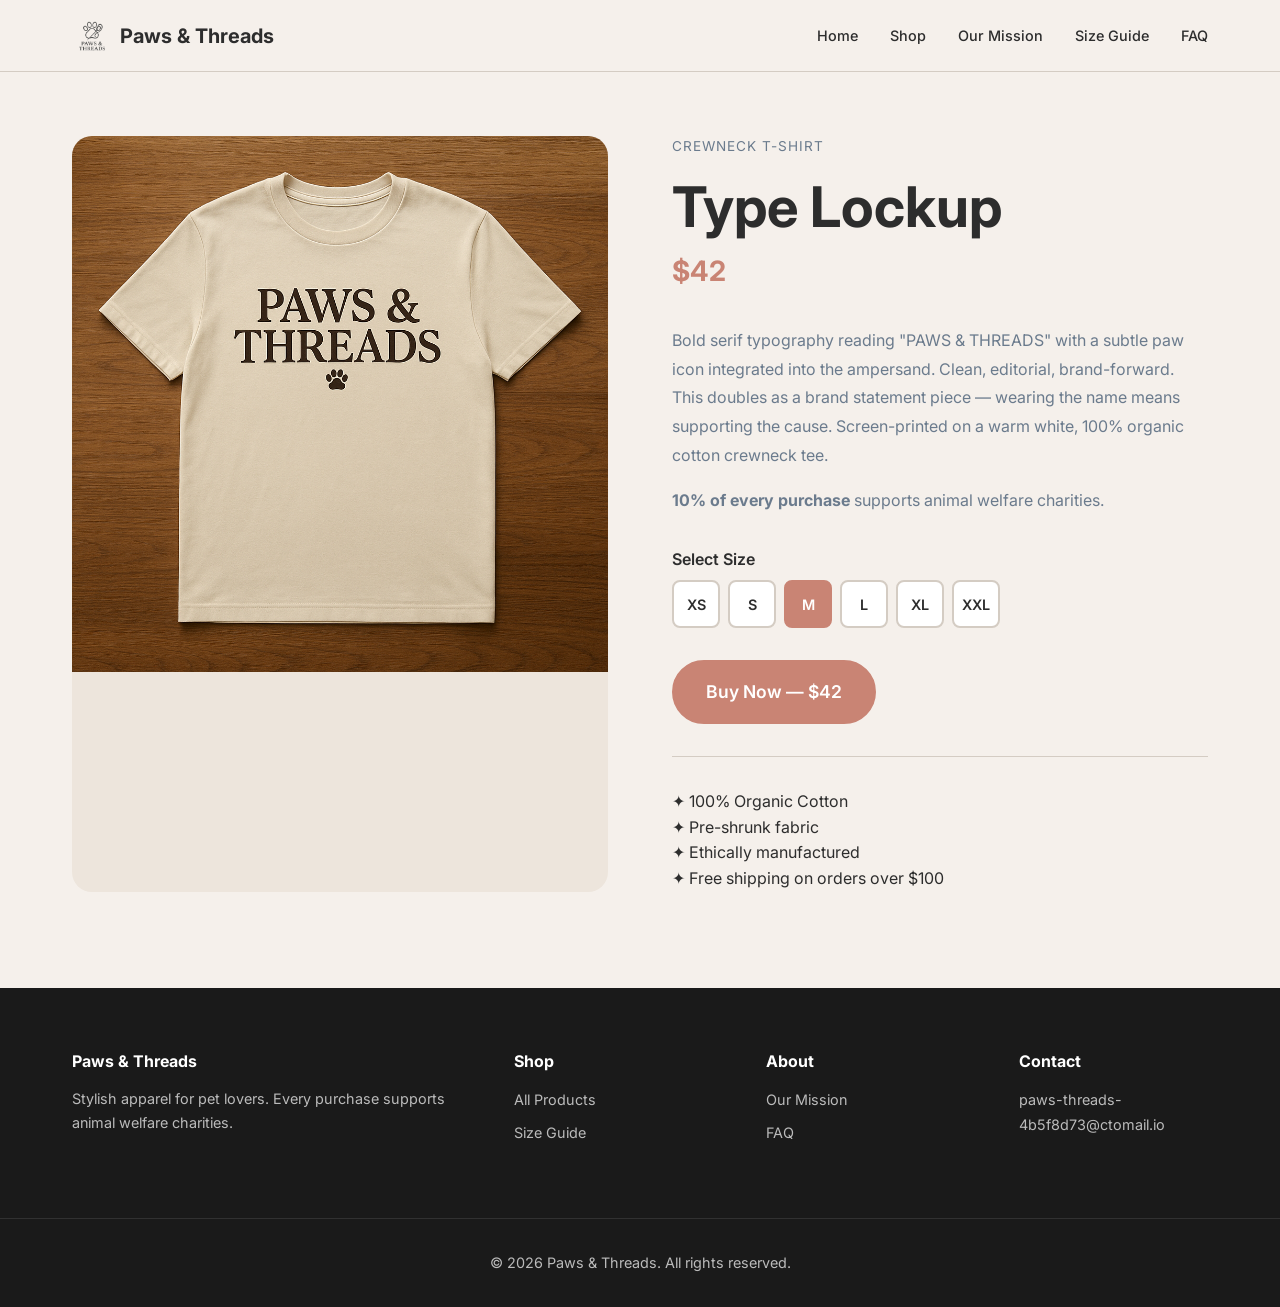
<file: product-type-lockup.html>
<!DOCTYPE html>
<html lang="en">
<head><meta charset="UTF-8"><meta name="viewport" content="width=device-width,initial-scale=1.0"><title>Type Lockup Tee — Paws & Threads</title>
<link rel="preconnect" href="https://fonts.googleapis.com"><link rel="preconnect" href="https://fonts.gstatic.com" crossorigin>
<link href="https://fonts.googleapis.com/css2?family=Inter:wght@400;500;600;700&family=Playfair+Display:ital@0;1&display=swap" rel="stylesheet">
<link rel="stylesheet" href="style.css"><link rel="icon" type="image/png" href="images/logo.png">
</head>
<body>
<header><div class="container">
<a href="index.html" class="logo"><img src="images/logo.png" alt="Paws & Threads"><span>Paws & Threads</span></a>
<nav><a href="index.html">Home</a><a href="products.html">Shop</a><a href="about.html">Our Mission</a><a href="size-guide.html">Size Guide</a><a href="faq.html">FAQ</a></nav>
<button class="mobile-menu-btn" onclick="document.querySelector('nav').classList.toggle('open')"><span></span><span></span><span></span></button>
</div></header>
<section class="product-detail"><div class="container"><div class="product-detail-layout">
<div class="product-detail-image"><img src="images/tshirt-type-lockup.png" alt="Type Lockup T-Shirt"></div>
<div class="product-detail-info">
<p class="product-type">Crewneck T-Shirt</p><h1>Type Lockup</h1><p class="price">$42</p>
<div class="product-description"><p>Bold serif typography reading "PAWS & THREADS" with a subtle paw icon integrated into the ampersand. Clean, editorial, brand-forward. This doubles as a brand statement piece — wearing the name means supporting the cause. Screen-printed on a warm white, 100% organic cotton crewneck tee.</p><p style="margin-top:1rem"><strong>10% of every purchase</strong> supports animal welfare charities.</p></div>
<div class="size-selector"><label>Select Size</label>
<div class="size-options">
<div class="size-option" onclick="document.querySelectorAll('.size-option').forEach(s=>s.classList.remove('selected'));this.classList.add('selected')">XS</div>
<div class="size-option" onclick="document.querySelectorAll('.size-option').forEach(s=>s.classList.remove('selected'));this.classList.add('selected')">S</div>
<div class="size-option selected" onclick="document.querySelectorAll('.size-option').forEach(s=>s.classList.remove('selected'));this.classList.add('selected')">M</div>
<div class="size-option" onclick="document.querySelectorAll('.size-option').forEach(s=>s.classList.remove('selected'));this.classList.add('selected')">L</div>
<div class="size-option" onclick="document.querySelectorAll('.size-option').forEach(s=>s.classList.remove('selected'));this.classList.add('selected')">XL</div>
<div class="size-option" onclick="document.querySelectorAll('.size-option').forEach(s=>s.classList.remove('selected'));this.classList.add('selected')">XXL</div>
</div></div>
<a href="https://buy.stripe.com/9B600l758dab6JX9TV33W03" class="btn btn-primary" style="font-size:1.1rem;padding:1rem 2rem">Buy Now — $42</a>
<div class="product-meta"><p>✦ 100% Organic Cotton</p><p>✦ Pre-shrunk fabric</p><p>✦ Ethically manufactured</p><p>✦ Free shipping on orders over $100</p></div>
</div></div></div></section>
<footer><div class="container">
<div><h4>Paws & Threads</h4><p>Stylish apparel for pet lovers. Every purchase supports animal welfare charities.</p></div>
<div><h4>Shop</h4><ul class="footer-links"><li><a href="products.html">All Products</a></li><li><a href="size-guide.html">Size Guide</a></li></ul></div>
<div><h4>About</h4><ul class="footer-links"><li><a href="about.html">Our Mission</a></li><li><a href="faq.html">FAQ</a></li></ul></div>
<div><h4>Contact</h4><ul class="footer-links"><li><a href="mailto:paws-threads-4b5f8d73@ctomail.io">paws-threads-4b5f8d73@ctomail.io</a></li></ul></div>
</div><div class="footer-bottom"><div class="container"><p>&copy; 2026 Paws & Threads. All rights reserved.</p></div></div></footer>
</body>
</html>
</file>
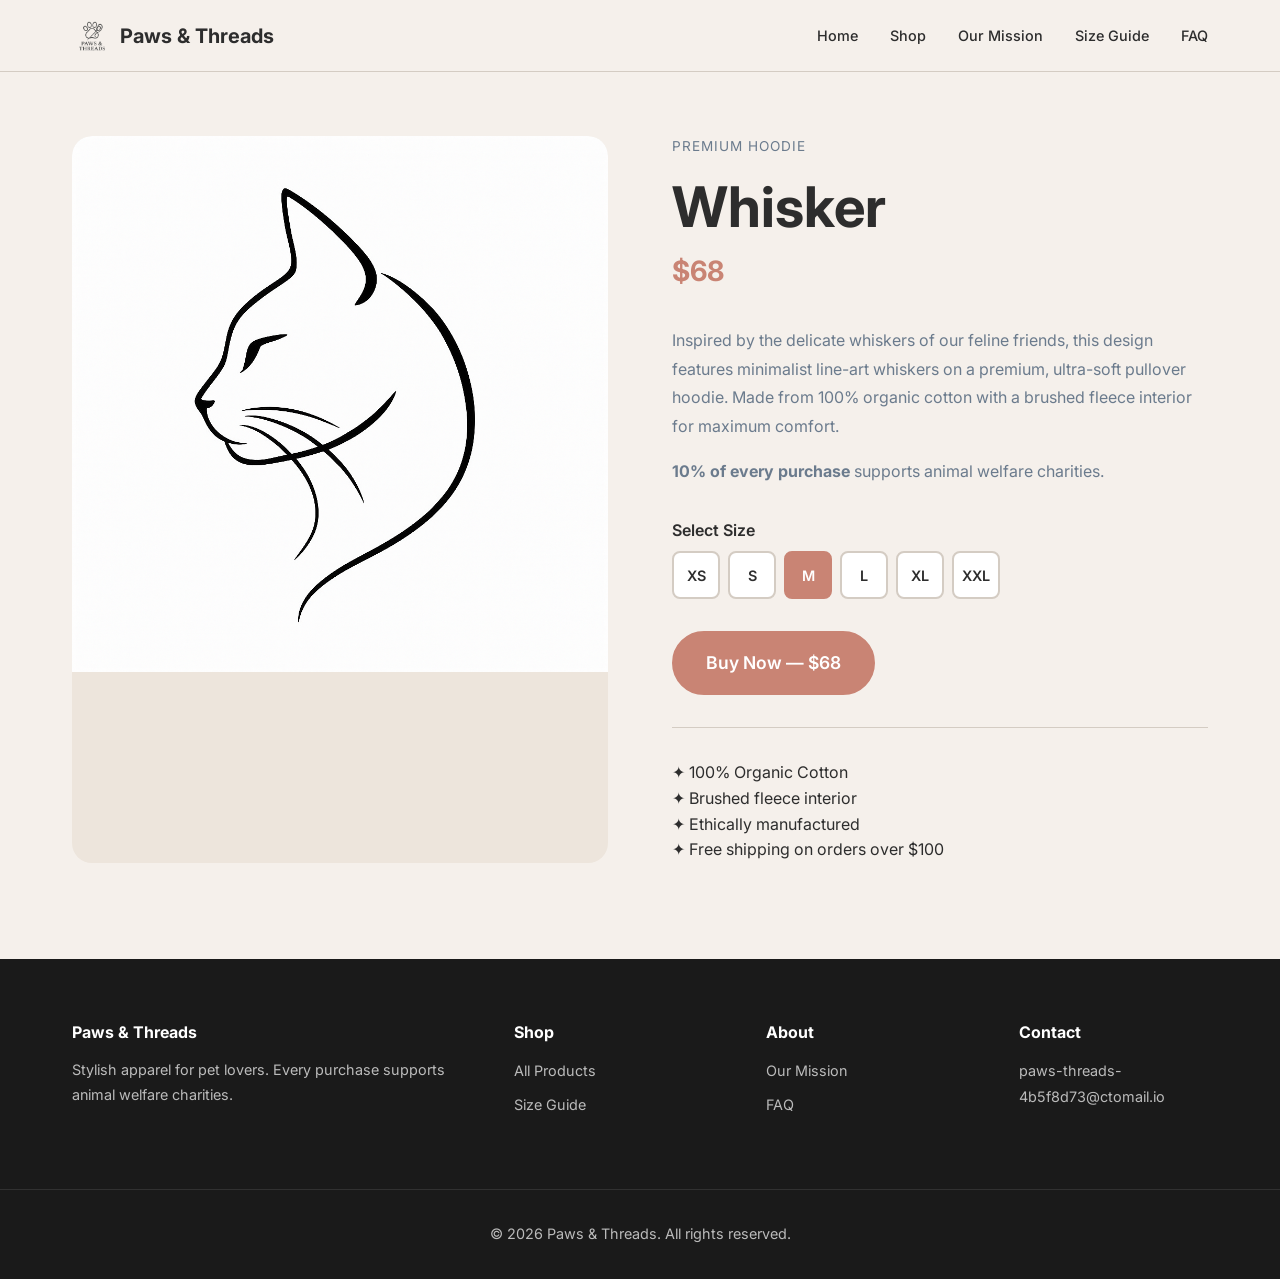
<file: product-whisker.html>
<!DOCTYPE html>
<html lang="en">
<head>
<meta charset="UTF-8">
<meta name="viewport" content="width=device-width, initial-scale=1.0">
<title>Whisker Hoodie — Paws & Threads</title>
<link rel="preconnect" href="https://fonts.googleapis.com">
<link rel="preconnect" href="https://fonts.gstatic.com" crossorigin>
<link href="https://fonts.googleapis.com/css2?family=Inter:wght@400;500;600;700&family=Playfair+Display:ital@0;1&display=swap" rel="stylesheet">
<link rel="stylesheet" href="style.css">
<link rel="icon" type="image/png" href="images/logo.png">
</head>
<body>
<header>
  <div class="container">
    <a href="index.html" class="logo"><img src="images/logo.png" alt="Paws & Threads"><span>Paws & Threads</span></a>
    <nav>
      <a href="index.html">Home</a>
      <a href="products.html">Shop</a>
      <a href="about.html">Our Mission</a>
      <a href="size-guide.html">Size Guide</a>
      <a href="faq.html">FAQ</a>
    </nav>
    <button class="mobile-menu-btn" onclick="document.querySelector('nav').classList.toggle('open')"><span></span><span></span><span></span></button>
  </div>
</header>

<section class="product-detail">
  <div class="container">
    <div class="product-detail-layout">
      <div class="product-detail-image">
        <img src="images/design-01-whisker.png" alt="Whisker Hoodie Design">
      </div>
      <div class="product-detail-info">
        <p class="product-type">Premium Hoodie</p>
        <h1>Whisker</h1>
        <p class="price">$68</p>
        <div class="product-description">
          <p>Inspired by the delicate whiskers of our feline friends, this design features minimalist line-art whiskers on a premium, ultra-soft pullover hoodie. Made from 100% organic cotton with a brushed fleece interior for maximum comfort.</p>
          <p style="margin-top:1rem"><strong>10% of every purchase</strong> supports animal welfare charities.</p>
        </div>
        <div class="size-selector">
          <label>Select Size</label>
          <div class="size-options">
            <div class="size-option" onclick="document.querySelectorAll('.size-option').forEach(s=>s.classList.remove('selected'));this.classList.add('selected')">XS</div>
            <div class="size-option" onclick="document.querySelectorAll('.size-option').forEach(s=>s.classList.remove('selected'));this.classList.add('selected')">S</div>
            <div class="size-option selected" onclick="document.querySelectorAll('.size-option').forEach(s=>s.classList.remove('selected'));this.classList.add('selected')">M</div>
            <div class="size-option" onclick="document.querySelectorAll('.size-option').forEach(s=>s.classList.remove('selected'));this.classList.add('selected')">L</div>
            <div class="size-option" onclick="document.querySelectorAll('.size-option').forEach(s=>s.classList.remove('selected'));this.classList.add('selected')">XL</div>
            <div class="size-option" onclick="document.querySelectorAll('.size-option').forEach(s=>s.classList.remove('selected'));this.classList.add('selected')">XXL</div>
          </div>
        </div>
        <a href="https://buy.stripe.com/00w8wRgFIb237O17LN33W00" class="btn btn-primary" style="font-size:1.1rem;padding:1rem 2rem">Buy Now — $68</a>
        <div class="product-meta">
          <p>✦ 100% Organic Cotton</p>
          <p>✦ Brushed fleece interior</p>
          <p>✦ Ethically manufactured</p>
          <p>✦ Free shipping on orders over $100</p>
        </div>
      </div>
    </div>
  </div>
</section>

<footer>
  <div class="container">
    <div><h4>Paws & Threads</h4><p>Stylish apparel for pet lovers. Every purchase supports animal welfare charities.</p></div>
    <div><h4>Shop</h4><ul class="footer-links"><li><a href="products.html">All Products</a></li><li><a href="size-guide.html">Size Guide</a></li></ul></div>
    <div><h4>About</h4><ul class="footer-links"><li><a href="about.html">Our Mission</a></li><li><a href="faq.html">FAQ</a></li></ul></div>
    <div><h4>Contact</h4><ul class="footer-links"><li><a href="mailto:paws-threads-4b5f8d73@ctomail.io">paws-threads-4b5f8d73@ctomail.io</a></li></ul></div>
  </div>
  <div class="footer-bottom"><div class="container"><p>&copy; 2026 Paws & Threads. All rights reserved.</p></div></div>
</footer>
</body>
</html>
</file>
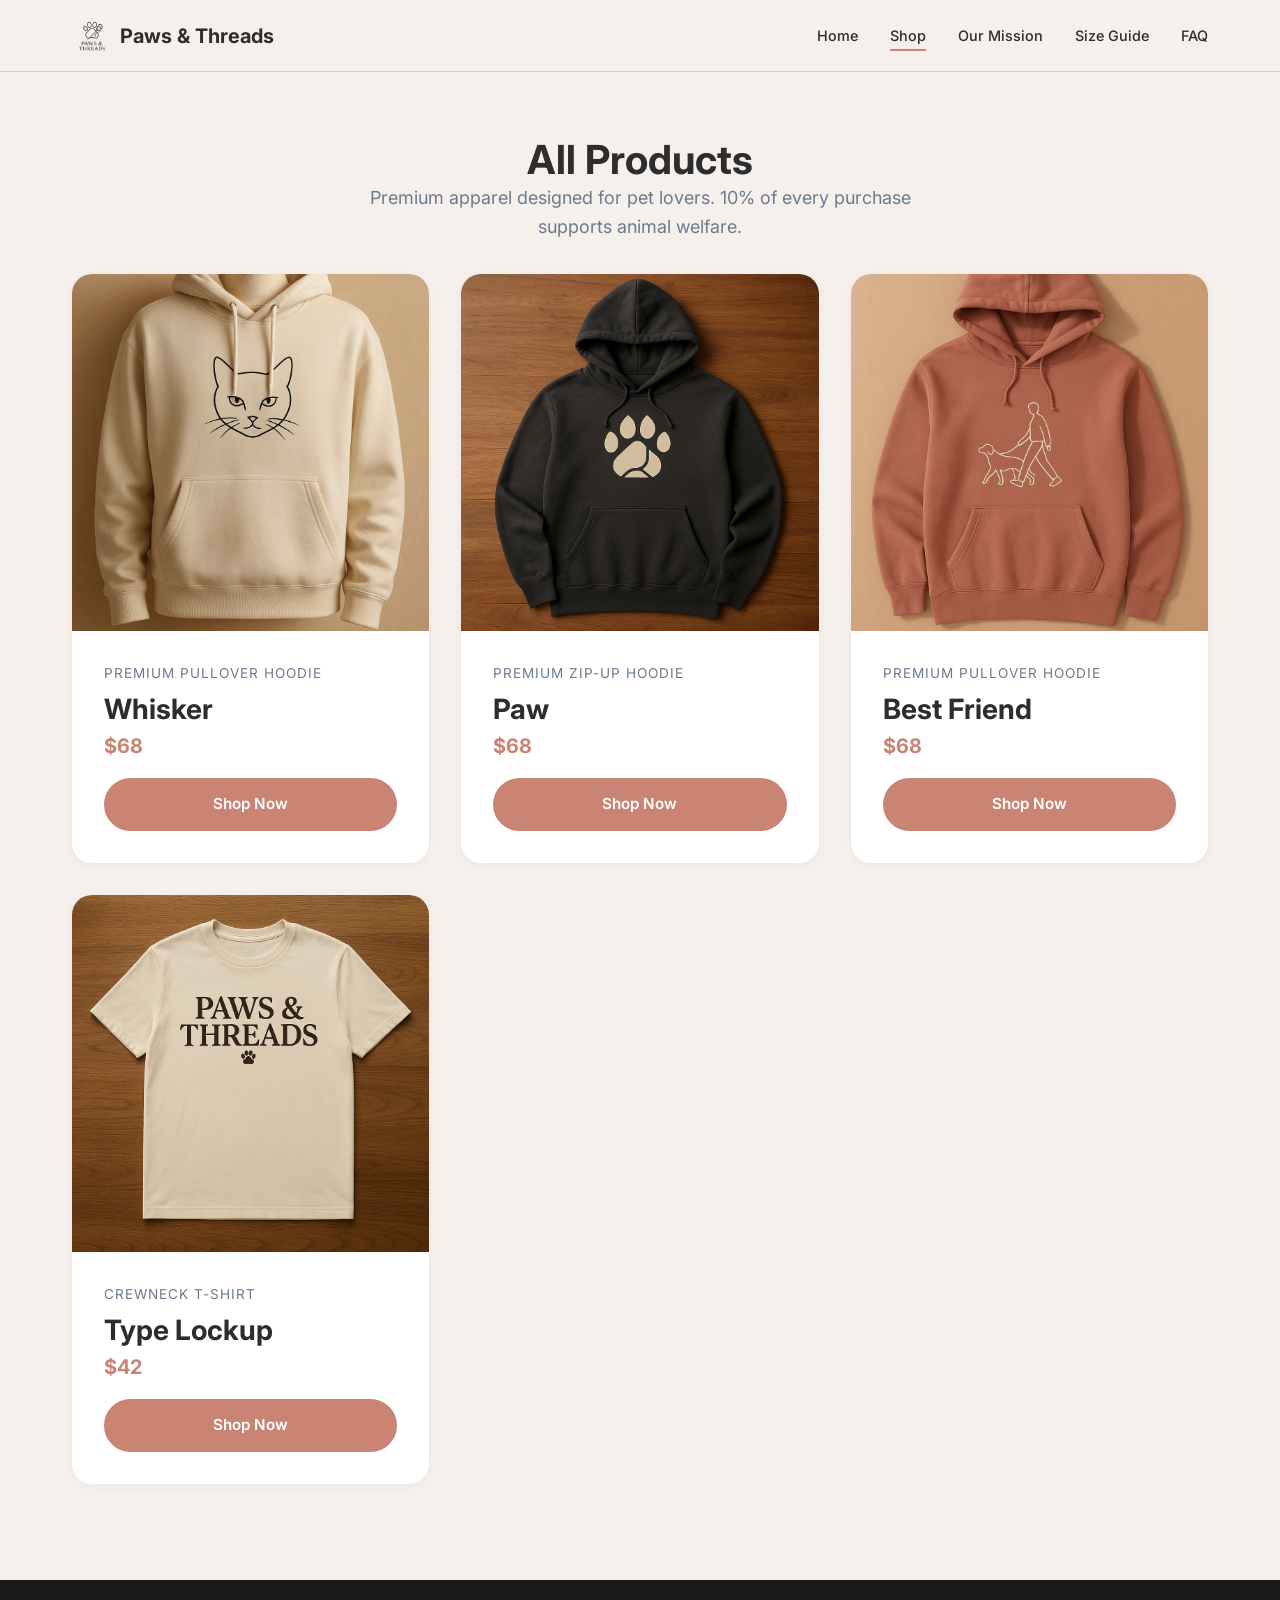
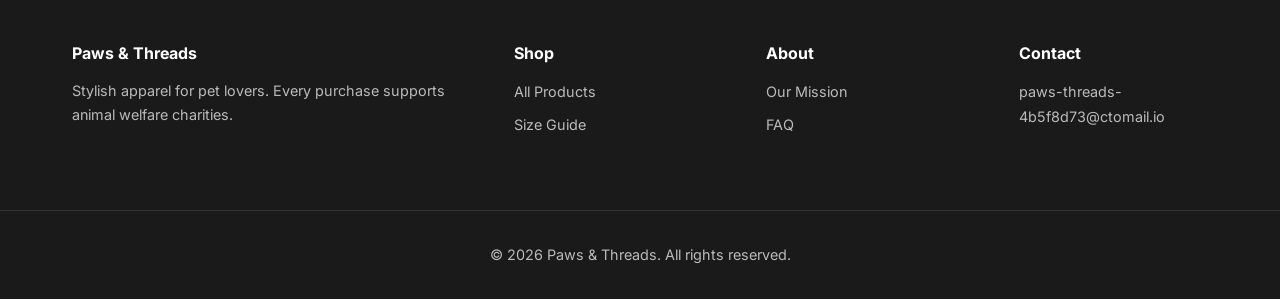
<file: products.html>
<!DOCTYPE html>
<html lang="en">
<head>
<meta charset="UTF-8">
<meta name="viewport" content="width=device-width, initial-scale=1.0">
<title>Shop — Paws & Threads</title>
<link rel="preconnect" href="https://fonts.googleapis.com">
<link rel="preconnect" href="https://fonts.gstatic.com" crossorigin>
<link href="https://fonts.googleapis.com/css2?family=Inter:wght@400;500;600;700&family=Playfair+Display:ital@0;1&display=swap" rel="stylesheet">
<link rel="stylesheet" href="style.css">
<link rel="icon" type="image/png" href="images/logo.png">
</head>
<body>
<header>
  <div class="container">
    <a href="index.html" class="logo"><img src="images/logo.png" alt="Paws & Threads"><span>Paws & Threads</span></a>
    <nav>
      <a href="index.html">Home</a>
      <a href="products.html" class="active">Shop</a>
      <a href="about.html">Our Mission</a>
      <a href="size-guide.html">Size Guide</a>
      <a href="faq.html">FAQ</a>
    </nav>
    <button class="mobile-menu-btn" onclick="document.querySelector('nav').classList.toggle('open')"><span></span><span></span><span></span></button>
  </div>
</header>

<section class="products" style="padding-top:calc(var(--header-height) + var(--space-xl))">
  <div class="container">
    <div class="section-title">
      <h2>All Products</h2>
      <p>Premium apparel designed for pet lovers. 10% of every purchase supports animal welfare.</p>
    </div>
    <div class="product-grid">
      <div class="product-card">
        <div class="product-card-image"><img src="images/hoodie-whisker.png" alt="Whisker Hoodie"></div>
        <div class="product-card-body">
          <p class="product-type">Premium Pullover Hoodie</p>
          <h3>Whisker</h3>
          <p class="price">$68</p>
          <a href="product-whisker.html" class="btn btn-primary">Shop Now</a>
        </div>
      </div>
      <div class="product-card">
        <div class="product-card-image"><img src="images/hoodie-paw.png" alt="Paw Hoodie"></div>
        <div class="product-card-body">
          <p class="product-type">Premium Zip-Up Hoodie</p>
          <h3>Paw</h3>
          <p class="price">$68</p>
          <a href="product-paw.html" class="btn btn-primary">Shop Now</a>
        </div>
      </div>
      <div class="product-card">
        <div class="product-card-image"><img src="images/hoodie-best-friend.png" alt="Best Friend Hoodie"></div>
        <div class="product-card-body">
          <p class="product-type">Premium Pullover Hoodie</p>
          <h3>Best Friend</h3>
          <p class="price">$68</p>
          <a href="product-best-friend.html" class="btn btn-primary">Shop Now</a>
        </div>
      </div>
      <div class="product-card">
        <div class="product-card-image"><img src="images/tshirt-type-lockup.png" alt="Type Lockup T-Shirt"></div>
        <div class="product-card-body">
          <p class="product-type">Crewneck T-Shirt</p>
          <h3>Type Lockup</h3>
          <p class="price">$42</p>
          <a href="product-type-lockup.html" class="btn btn-primary">Shop Now</a>
        </div>
      </div>
    </div>
  </div>
</section>

<footer>
  <div class="container">
    <div><h4>Paws & Threads</h4><p>Stylish apparel for pet lovers. Every purchase supports animal welfare charities.</p></div>
    <div><h4>Shop</h4><ul class="footer-links"><li><a href="products.html">All Products</a></li><li><a href="size-guide.html">Size Guide</a></li></ul></div>
    <div><h4>About</h4><ul class="footer-links"><li><a href="about.html">Our Mission</a></li><li><a href="faq.html">FAQ</a></li></ul></div>
    <div><h4>Contact</h4><ul class="footer-links"><li><a href="mailto:paws-threads-4b5f8d73@ctomail.io">paws-threads-4b5f8d73@ctomail.io</a></li></ul></div>
  </div>
  <div class="footer-bottom"><div class="container"><p>&copy; 2026 Paws & Threads. All rights reserved.</p></div></div>
</footer>
</body>
</html>
</file>
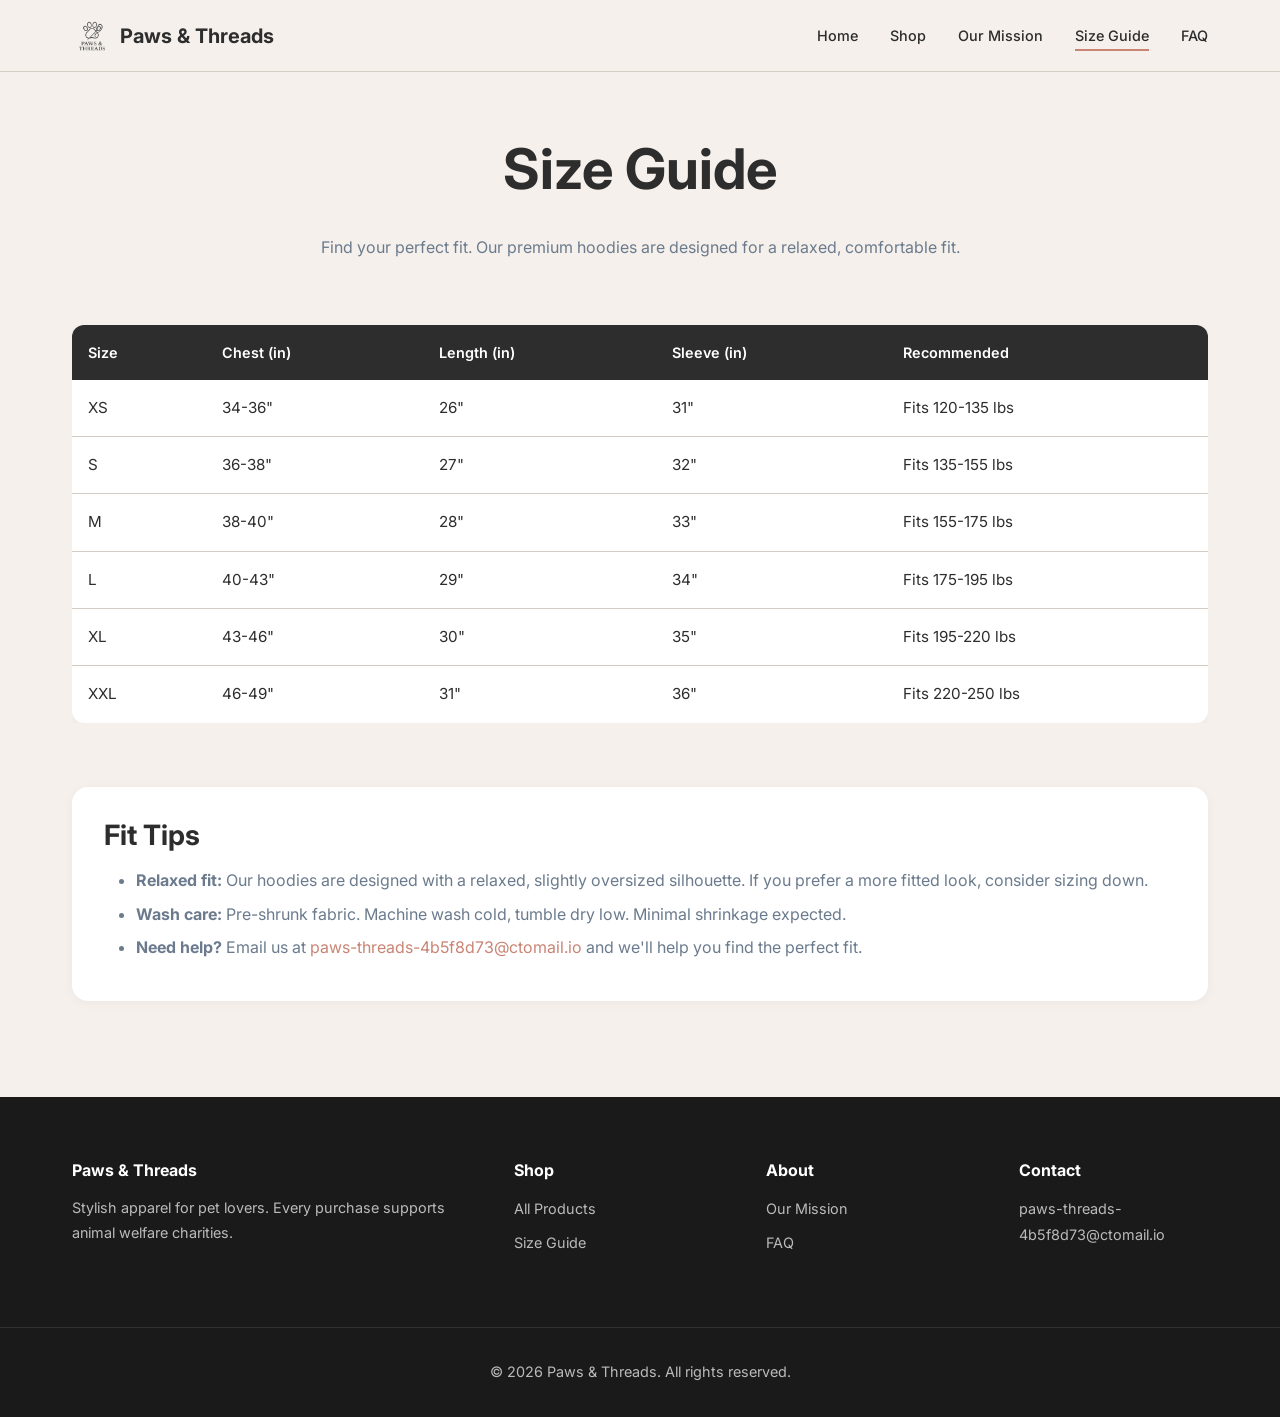
<file: size-guide.html>
<!DOCTYPE html>
<html lang="en">
<head>
<meta charset="UTF-8">
<meta name="viewport" content="width=device-width, initial-scale=1.0">
<title>Size Guide — Paws & Threads</title>
<link rel="preconnect" href="https://fonts.googleapis.com">
<link rel="preconnect" href="https://fonts.gstatic.com" crossorigin>
<link href="https://fonts.googleapis.com/css2?family=Inter:wght@400;500;600;700&family=Playfair+Display:ital@0;1&display=swap" rel="stylesheet">
<link rel="stylesheet" href="style.css">
<link rel="icon" type="image/png" href="images/logo.png">
</head>
<body>
<header>
  <div class="container">
    <a href="index.html" class="logo"><img src="images/logo.png" alt="Paws & Threads"><span>Paws & Threads</span></a>
    <nav>
      <a href="index.html">Home</a>
      <a href="products.html">Shop</a>
      <a href="about.html">Our Mission</a>
      <a href="size-guide.html" class="active">Size Guide</a>
      <a href="faq.html">FAQ</a>
    </nav>
    <button class="mobile-menu-btn" onclick="document.querySelector('nav').classList.toggle('open')"><span></span><span></span><span></span></button>
  </div>
</header>

<section class="size-guide">
  <div class="container">
    <h1>Size Guide</h1>
    <p class="subtitle">Find your perfect fit. Our premium hoodies are designed for a relaxed, comfortable fit.</p>

    <div class="size-table-wrapper">
      <table class="size-table">
        <thead>
          <tr><th>Size</th><th>Chest (in)</th><th>Length (in)</th><th>Sleeve (in)</th><th>Recommended</th></tr>
        </thead>
        <tbody>
          <tr><td>XS</td><td>34-36"</td><td>26"</td><td>31"</td><td>Fits 120-135 lbs</td></tr>
          <tr><td>S</td><td>36-38"</td><td>27"</td><td>32"</td><td>Fits 135-155 lbs</td></tr>
          <tr><td>M</td><td>38-40"</td><td>28"</td><td>33"</td><td>Fits 155-175 lbs</td></tr>
          <tr><td>L</td><td>40-43"</td><td>29"</td><td>34"</td><td>Fits 175-195 lbs</td></tr>
          <tr><td>XL</td><td>43-46"</td><td>30"</td><td>35"</td><td>Fits 195-220 lbs</td></tr>
          <tr><td>XXL</td><td>46-49"</td><td>31"</td><td>36"</td><td>Fits 220-250 lbs</td></tr>
        </tbody>
      </table>
    </div>

    <div class="size-tips">
      <h3>Fit Tips</h3>
      <ul>
        <li><strong>Relaxed fit:</strong> Our hoodies are designed with a relaxed, slightly oversized silhouette. If you prefer a more fitted look, consider sizing down.</li>
        <li><strong>Wash care:</strong> Pre-shrunk fabric. Machine wash cold, tumble dry low. Minimal shrinkage expected.</li>
        <li><strong>Need help?</strong> Email us at <a href="mailto:paws-threads-4b5f8d73@ctomail.io">paws-threads-4b5f8d73@ctomail.io</a> and we'll help you find the perfect fit.</li>
      </ul>
    </div>
  </div>
</section>

<footer>
  <div class="container">
    <div><h4>Paws & Threads</h4><p>Stylish apparel for pet lovers. Every purchase supports animal welfare charities.</p></div>
    <div><h4>Shop</h4><ul class="footer-links"><li><a href="products.html">All Products</a></li><li><a href="size-guide.html">Size Guide</a></li></ul></div>
    <div><h4>About</h4><ul class="footer-links"><li><a href="about.html">Our Mission</a></li><li><a href="faq.html">FAQ</a></li></ul></div>
    <div><h4>Contact</h4><ul class="footer-links"><li><a href="mailto:paws-threads-4b5f8d73@ctomail.io">paws-threads-4b5f8d73@ctomail.io</a></li></ul></div>
  </div>
  <div class="footer-bottom"><div class="container"><p>&copy; 2026 Paws & Threads. All rights reserved.</p></div></div>
</footer>
</body>
</html>
</file>
<file: style.css>
*,*::before,*::after{box-sizing:border-box;margin:0;padding:0}
:root{--charcoal:#2D2D2D;--warm-white:#F5F0EB;--dusty-rose:#C98474;--sage-green:#8DA68A;--clay:#C4A484;--slate-blue:#6B7B8D;--off-black:#1A1A1A;--light-sand:#EDE5DC;--text-primary:var(--charcoal);--text-secondary:var(--slate-blue);--text-light:#FFFFFF;--bg-primary:var(--warm-white);--bg-secondary:var(--light-sand);--bg-dark:var(--off-black);--accent:var(--dusty-rose);--accent-hover:#B87363;--border:#D4CCC3;--font-primary:'Inter',-apple-system,BlinkMacSystemFont,'Segoe UI',sans-serif;--font-secondary:'Playfair Display',Georgia,'Times New Roman',serif;--space-xs:.25rem;--space-sm:.5rem;--space-md:1rem;--space-lg:2rem;--space-xl:4rem;--space-2xl:6rem;--max-width:1200px;--header-height:72px}
html{font-size:16px;scroll-behavior:smooth}
body{font-family:var(--font-primary);color:var(--text-primary);background:var(--bg-primary);line-height:1.6;-webkit-font-smoothing:antialiased}
img{max-width:100%;height:auto;display:block}
a{color:var(--accent);text-decoration:none;transition:color .2s}
a:hover{color:var(--accent-hover)}
ul{list-style:none}
.container{width:100%;max-width:var(--max-width);margin:0 auto;padding:0 var(--space-lg)}
h1,h2,h3,h4{line-height:1.2;font-weight:700}
h1{font-size:clamp(2rem,5vw,3.5rem)}
h2{font-size:clamp(1.5rem,3.5vw,2.5rem)}
h3{font-size:clamp(1.25rem,2.5vw,1.75rem)}
.section-title{text-align:center;margin-bottom:var(--space-lg)}
.section-title p{color:var(--text-secondary);font-size:1.125rem;max-width:600px;margin:0 auto}
.accent-text{font-family:var(--font-secondary);font-style:italic;color:var(--accent)}

/* Header */
header{position:fixed;top:0;left:0;right:0;height:var(--header-height);background:rgba(245,240,235,.95);backdrop-filter:blur(12px);-webkit-backdrop-filter:blur(12px);border-bottom:1px solid var(--border);z-index:1000}
header .container{display:flex;align-items:center;justify-content:space-between;height:100%}
.logo{display:flex;align-items:center;gap:var(--space-sm)}
.logo img{height:40px;width:auto}
.logo span{font-weight:700;font-size:1.25rem;color:var(--charcoal)}
nav{display:flex;align-items:center;gap:var(--space-lg)}
nav a{color:var(--text-primary);font-size:.9rem;font-weight:500;position:relative}
nav a::after{content:'';position:absolute;bottom:-4px;left:0;width:0;height:2px;background:var(--accent);transition:width .3s}
nav a:hover::after,nav a.active::after{width:100%}
.mobile-menu-btn{display:none;background:none;border:none;cursor:pointer;padding:var(--space-sm)}
.mobile-menu-btn span{display:block;width:24px;height:2px;background:var(--charcoal);margin:5px 0;transition:.3s}

/* Buttons */
.btn{display:inline-flex;align-items:center;gap:var(--space-sm);padding:.75rem 2rem;border-radius:50px;font-family:var(--font-primary);font-size:.95rem;font-weight:600;cursor:pointer;transition:all .3s;border:2px solid transparent;text-decoration:none}
.btn-primary{background:var(--accent);color:#fff;border-color:var(--accent)}
.btn-primary:hover{background:var(--accent-hover);border-color:var(--accent-hover);color:#fff;transform:translateY(-2px);box-shadow:0 4px 12px rgba(201,132,116,.3)}
.btn-secondary{background:transparent;color:var(--charcoal);border-color:var(--charcoal)}
.btn-secondary:hover{background:var(--charcoal);color:#fff;transform:translateY(-2px)}

/* Hero */
.hero{padding:calc(var(--header-height) + var(--space-xl)) 0 var(--space-xl);min-height:85vh;display:flex;align-items:center;position:relative;overflow:hidden}
.hero::before{content:'';position:absolute;top:-50%;right:-20%;width:60%;height:200%;background:radial-gradient(ellipse,rgba(201,132,116,.08) 0,transparent 70%);pointer-events:none}
.hero .container{display:grid;grid-template-columns:1fr 1fr;gap:var(--space-xl);align-items:center;position:relative;z-index:1}
.hero-content h1{margin-bottom:var(--space-lg)}
.hero-content p{font-size:1.125rem;color:var(--text-secondary);margin-bottom:var(--space-lg);max-width:480px;line-height:1.8}
.hero-actions{display:flex;gap:var(--space-md);flex-wrap:wrap}
.hero-image{display:flex;justify-content:center;align-items:center}
.hero-image img{border-radius:24px;box-shadow:0 20px 60px rgba(0,0,0,.08);width:100%;max-width:500px;aspect-ratio:1;object-fit:cover}

/* Charity Banner */
.charity-banner{background:var(--charcoal);color:var(--warm-white);padding:var(--space-lg) 0;text-align:center}
.charity-banner p{font-size:1.05rem;max-width:700px;margin:0 auto}
.charity-banner strong{color:var(--dusty-rose)}

/* Products */
.products{padding:var(--space-2xl) 0}
.product-grid{display:grid;grid-template-columns:repeat(auto-fill,minmax(320px,1fr));gap:var(--space-lg)}
.product-card{background:#fff;border-radius:20px;overflow:hidden;transition:transform .3s,box-shadow .3s;box-shadow:0 2px 12px rgba(0,0,0,.04)}
.product-card:hover{transform:translateY(-6px);box-shadow:0 12px 40px rgba(0,0,0,.08)}
.product-card-image{aspect-ratio:1;overflow:hidden;background:var(--light-sand)}
.product-card-image img{width:100%;height:100%;object-fit:cover;transition:transform .5s}
.product-card:hover .product-card-image img{transform:scale(1.05)}
.product-card-body{padding:var(--space-lg)}
.product-card-body h3{margin-bottom:var(--space-xs)}
.product-card-body .product-type{font-size:.85rem;color:var(--text-secondary);text-transform:uppercase;letter-spacing:1px;margin-bottom:var(--space-sm)}
.product-card-body .price{font-size:1.25rem;font-weight:700;color:var(--accent);margin-bottom:var(--space-md)}
.product-card-body .btn{width:100%;justify-content:center}

/* About */
.about-hero{padding:calc(var(--header-height) + var(--space-xl)) 0 var(--space-xl);background:var(--charcoal);color:#fff;text-align:center}
.about-hero h1{margin-bottom:var(--space-md)}
.about-hero p{color:rgba(255,255,255,.75);max-width:600px;margin:0 auto;font-size:1.125rem}
.about-content{padding:var(--space-2xl) 0}
.about-grid{display:grid;grid-template-columns:1fr 1fr;gap:var(--space-xl);align-items:center}
.about-text p{color:var(--text-secondary);margin-bottom:var(--space-md);line-height:1.8}
.about-stats{display:grid;grid-template-columns:repeat(3,1fr);gap:var(--space-lg);margin-top:var(--space-xl);text-align:center}
.stat-number{font-size:2.5rem;font-weight:700;color:var(--accent);display:block}
.stat-label{font-size:.9rem;color:var(--text-secondary);margin-top:var(--space-xs)}

/* Charity Section */
.charity-section{padding:var(--space-2xl) 0;background:var(--bg-secondary)}
.charity-grid{display:grid;grid-template-columns:repeat(auto-fit,minmax(250px,1fr));gap:var(--space-lg)}
.charity-card{background:#fff;border-radius:16px;padding:var(--space-lg);text-align:center;box-shadow:0 2px 12px rgba(0,0,0,.04)}
.charity-card h3{color:var(--charcoal);margin-bottom:var(--space-sm)}
.charity-card p{color:var(--text-secondary);font-size:.95rem}

/* Size Guide */
.size-guide{padding:calc(var(--header-height) + var(--space-xl)) 0 var(--space-2xl)}
.size-guide h1{text-align:center;margin-bottom:var(--space-lg)}
.size-guide p.subtitle{text-align:center;color:var(--text-secondary);margin-bottom:var(--space-xl)}
.size-table-wrapper{overflow-x:auto;margin-bottom:var(--space-xl)}
.size-table{width:100%;border-collapse:collapse;background:#fff;border-radius:12px;overflow:hidden;box-shadow:0 2px 12px rgba(0,0,0,.04)}
.size-table th{background:var(--charcoal);color:#fff;padding:var(--space-md);text-align:left;font-weight:600;font-size:.9rem}
.size-table td{padding:var(--space-md);border-bottom:1px solid var(--border);font-size:.95rem}
.size-table tr:last-child td{border-bottom:none}
.size-table tr:hover td{background:var(--light-sand)}
.size-tips{background:#fff;border-radius:16px;padding:var(--space-lg);margin-top:var(--space-xl);box-shadow:0 2px 12px rgba(0,0,0,.04)}
.size-tips h3{margin-bottom:var(--space-md)}
.size-tips ul{list-style:disc;padding-left:var(--space-lg)}
.size-tips ul li{margin-bottom:var(--space-sm);color:var(--text-secondary)}

/* FAQ */
.faq-section{padding:calc(var(--header-height) + var(--space-xl)) 0 var(--space-2xl)}
.faq-section h1{text-align:center;margin-bottom:var(--space-lg)}
.faq-list{max-width:720px;margin:0 auto}
.faq-item{border-bottom:1px solid var(--border);padding:var(--space-lg) 0}
.faq-question{display:flex;justify-content:space-between;align-items:center;cursor:pointer;font-weight:600;font-size:1.05rem}
.faq-question:hover{color:var(--accent)}
.faq-toggle{font-size:1.5rem;color:var(--accent);transition:transform .3s;flex-shrink:0;margin-left:var(--space-md)}
.faq-item.open .faq-toggle{transform:rotate(45deg)}
.faq-answer{max-height:0;overflow:hidden;transition:max-height .3s ease,padding .3s ease;color:var(--text-secondary);line-height:1.8}
.faq-item.open .faq-answer{max-height:300px;padding-top:var(--space-md)}

/* Product Detail */
.product-detail{padding:calc(var(--header-height) + var(--space-xl)) 0 var(--space-2xl)}
.product-detail-layout{display:grid;grid-template-columns:1fr 1fr;gap:var(--space-xl)}
.product-detail-image{border-radius:20px;overflow:hidden;background:var(--light-sand)}
.product-detail-image img{width:100%;aspect-ratio:1;object-fit:cover}
.product-detail-info h1{margin-bottom:var(--space-sm)}
.product-detail-info .product-type{font-size:.85rem;color:var(--text-secondary);text-transform:uppercase;letter-spacing:1px;margin-bottom:var(--space-md)}
.product-detail-info .price{font-size:1.75rem;font-weight:700;color:var(--accent);margin-bottom:var(--space-lg)}
.product-description{color:var(--text-secondary);line-height:1.8;margin-bottom:var(--space-lg)}
.size-selector{margin-bottom:var(--space-lg)}
.size-selector label{font-weight:600;display:block;margin-bottom:var(--space-sm)}
.size-options{display:flex;gap:var(--space-sm);flex-wrap:wrap}
.size-option{display:flex;align-items:center;justify-content:center;width:48px;height:48px;border:2px solid var(--border);border-radius:8px;background:#fff;cursor:pointer;font-weight:600;font-size:.9rem;transition:all .2s}
.size-option:hover{border-color:var(--accent);color:var(--accent)}
.size-option.selected{border-color:var(--accent);background:var(--accent);color:#fff}
.product-meta{margin-top:var(--space-lg);padding-top:var(--space-lg);border-top:1px solid var(--border)}

/* Footer */
footer{background:var(--off-black);color:rgba(255,255,255,.7);padding:var(--space-xl) 0 var(--space-lg)}
footer .container{display:grid;grid-template-columns:2fr 1fr 1fr 1fr;gap:var(--space-xl)}
footer h4{color:#fff;margin-bottom:var(--space-md);font-size:1rem}
footer p{font-size:.9rem;line-height:1.7}
footer a{color:rgba(255,255,255,.7)}
footer a:hover{color:var(--dusty-rose)}
.footer-links li{margin-bottom:var(--space-sm)}
.footer-links a{font-size:.9rem}
.footer-bottom{border-top:1px solid rgba(255,255,255,.1);margin-top:var(--space-xl);padding-top:var(--space-lg);text-align:center;font-size:.85rem}
.footer-bottom .container{display:block}

/* Responsive */
@media(max-width:900px){
  .hero .container{grid-template-columns:1fr;text-align:center}
  .hero-content p{margin:0 auto var(--space-lg)}
  .hero-actions{justify-content:center}
  .hero-image{order:-1}
  .hero-image img{max-width:350px}
  .about-grid{grid-template-columns:1fr}
  .product-detail-layout{grid-template-columns:1fr}
  footer .container{grid-template-columns:1fr 1fr}
}
@media(max-width:640px){
  nav{display:none;position:absolute;top:var(--header-height);left:0;right:0;background:var(--warm-white);flex-direction:column;padding:var(--space-lg);border-bottom:1px solid var(--border);box-shadow:0 4px 20px rgba(0,0,0,.08)}
  nav.open{display:flex}
  .mobile-menu-btn{display:block}
  .product-grid{grid-template-columns:1fr}
  footer .container{grid-template-columns:1fr}
  .about-stats{grid-template-columns:1fr}
  .container{padding:0 var(--space-md)}
}
</file>
